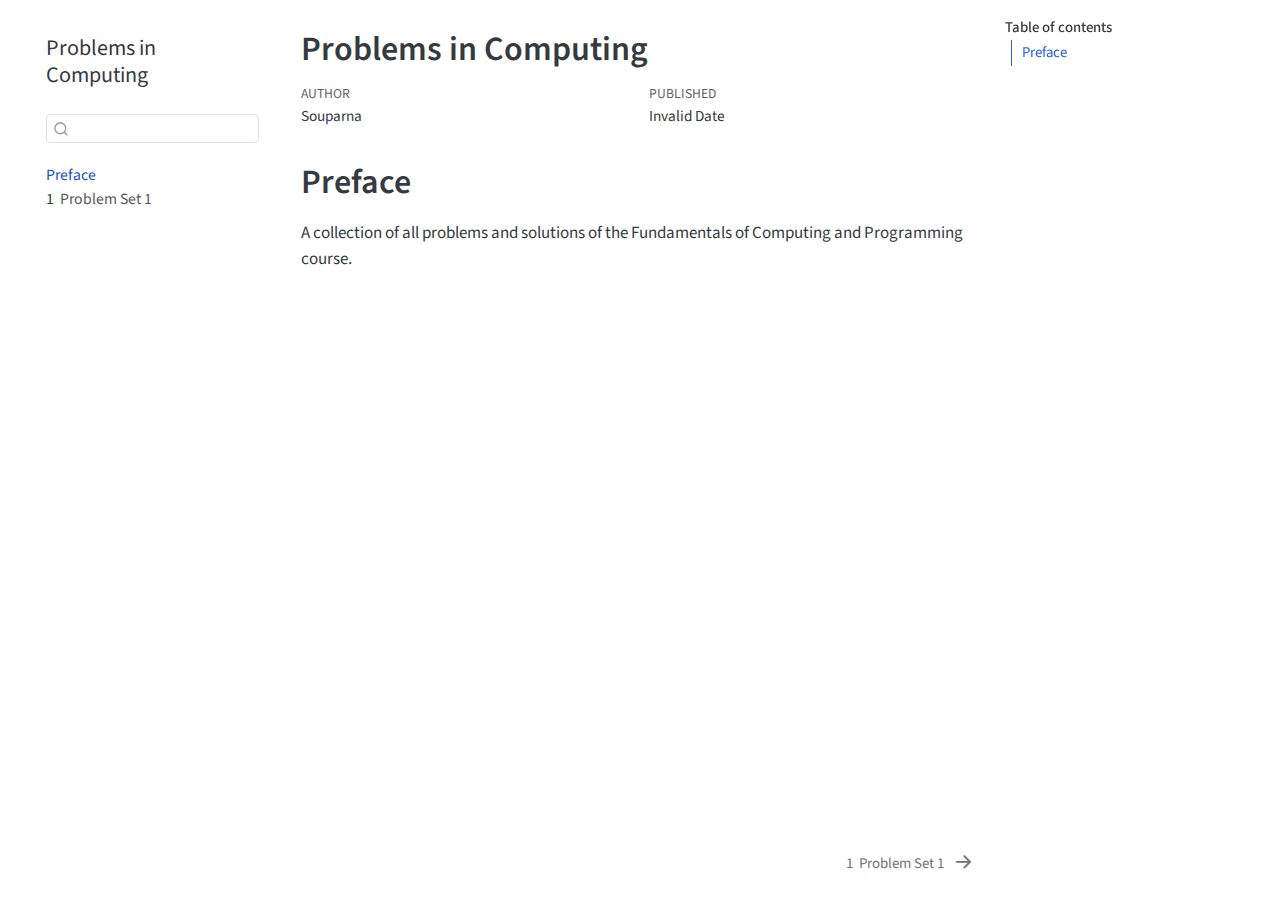
<file: index.html>
<!DOCTYPE html>
<html xmlns="http://www.w3.org/1999/xhtml" lang="en" xml:lang="en"><head>

<meta charset="utf-8">
<meta name="generator" content="quarto-1.5.57">

<meta name="viewport" content="width=device-width, initial-scale=1.0, user-scalable=yes">

<meta name="author" content="Souparna">

<title>Problems in Computing</title>
<style>
code{white-space: pre-wrap;}
span.smallcaps{font-variant: small-caps;}
div.columns{display: flex; gap: min(4vw, 1.5em);}
div.column{flex: auto; overflow-x: auto;}
div.hanging-indent{margin-left: 1.5em; text-indent: -1.5em;}
ul.task-list{list-style: none;}
ul.task-list li input[type="checkbox"] {
  width: 0.8em;
  margin: 0 0.8em 0.2em -1em; /* quarto-specific, see https://github.com/quarto-dev/quarto-cli/issues/4556 */ 
  vertical-align: middle;
}
</style>


<script src="site_libs/quarto-nav/quarto-nav.js"></script>
<script src="site_libs/quarto-nav/headroom.min.js"></script>
<script src="site_libs/clipboard/clipboard.min.js"></script>
<script src="site_libs/quarto-search/autocomplete.umd.js"></script>
<script src="site_libs/quarto-search/fuse.min.js"></script>
<script src="site_libs/quarto-search/quarto-search.js"></script>
<meta name="quarto:offset" content="./">
<link href="./ps1.html" rel="next">
<script src="site_libs/quarto-html/quarto.js"></script>
<script src="site_libs/quarto-html/popper.min.js"></script>
<script src="site_libs/quarto-html/tippy.umd.min.js"></script>
<script src="site_libs/quarto-html/anchor.min.js"></script>
<link href="site_libs/quarto-html/tippy.css" rel="stylesheet">
<link href="site_libs/quarto-html/quarto-syntax-highlighting.css" rel="stylesheet" id="quarto-text-highlighting-styles">
<script src="site_libs/bootstrap/bootstrap.min.js"></script>
<link href="site_libs/bootstrap/bootstrap-icons.css" rel="stylesheet">
<link href="site_libs/bootstrap/bootstrap.min.css" rel="stylesheet" id="quarto-bootstrap" data-mode="light">
<script id="quarto-search-options" type="application/json">{
  "location": "sidebar",
  "copy-button": false,
  "collapse-after": 3,
  "panel-placement": "start",
  "type": "textbox",
  "limit": 50,
  "keyboard-shortcut": [
    "f",
    "/",
    "s"
  ],
  "show-item-context": false,
  "language": {
    "search-no-results-text": "No results",
    "search-matching-documents-text": "matching documents",
    "search-copy-link-title": "Copy link to search",
    "search-hide-matches-text": "Hide additional matches",
    "search-more-match-text": "more match in this document",
    "search-more-matches-text": "more matches in this document",
    "search-clear-button-title": "Clear",
    "search-text-placeholder": "",
    "search-detached-cancel-button-title": "Cancel",
    "search-submit-button-title": "Submit",
    "search-label": "Search"
  }
}</script>


</head>

<body class="nav-sidebar floating">

<div id="quarto-search-results"></div>
  <header id="quarto-header" class="headroom fixed-top">
  <nav class="quarto-secondary-nav">
    <div class="container-fluid d-flex">
      <button type="button" class="quarto-btn-toggle btn" data-bs-toggle="collapse" role="button" data-bs-target=".quarto-sidebar-collapse-item" aria-controls="quarto-sidebar" aria-expanded="false" aria-label="Toggle sidebar navigation" onclick="if (window.quartoToggleHeadroom) { window.quartoToggleHeadroom(); }">
        <i class="bi bi-layout-text-sidebar-reverse"></i>
      </button>
        <nav class="quarto-page-breadcrumbs" aria-label="breadcrumb"><ol class="breadcrumb"><li class="breadcrumb-item"><a href="./index.html">Preface</a></li></ol></nav>
        <a class="flex-grow-1" role="navigation" data-bs-toggle="collapse" data-bs-target=".quarto-sidebar-collapse-item" aria-controls="quarto-sidebar" aria-expanded="false" aria-label="Toggle sidebar navigation" onclick="if (window.quartoToggleHeadroom) { window.quartoToggleHeadroom(); }">      
        </a>
      <button type="button" class="btn quarto-search-button" aria-label="Search" onclick="window.quartoOpenSearch();">
        <i class="bi bi-search"></i>
      </button>
    </div>
  </nav>
</header>
<!-- content -->
<div id="quarto-content" class="quarto-container page-columns page-rows-contents page-layout-article">
<!-- sidebar -->
  <nav id="quarto-sidebar" class="sidebar collapse collapse-horizontal quarto-sidebar-collapse-item sidebar-navigation floating overflow-auto">
    <div class="pt-lg-2 mt-2 text-left sidebar-header">
    <div class="sidebar-title mb-0 py-0">
      <a href="./">Problems in Computing</a> 
    </div>
      </div>
        <div class="mt-2 flex-shrink-0 align-items-center">
        <div class="sidebar-search">
        <div id="quarto-search" class="" title="Search"></div>
        </div>
        </div>
    <div class="sidebar-menu-container"> 
    <ul class="list-unstyled mt-1">
        <li class="sidebar-item">
  <div class="sidebar-item-container"> 
  <a href="./index.html" class="sidebar-item-text sidebar-link active">
 <span class="menu-text">Preface</span></a>
  </div>
</li>
        <li class="sidebar-item">
  <div class="sidebar-item-container"> 
  <a href="./ps1.html" class="sidebar-item-text sidebar-link">
 <span class="menu-text"><span class="chapter-number">1</span>&nbsp; <span class="chapter-title">Problem Set 1</span></span></a>
  </div>
</li>
    </ul>
    </div>
</nav>
<div id="quarto-sidebar-glass" class="quarto-sidebar-collapse-item" data-bs-toggle="collapse" data-bs-target=".quarto-sidebar-collapse-item"></div>
<!-- margin-sidebar -->
    <div id="quarto-margin-sidebar" class="sidebar margin-sidebar">
        <nav id="TOC" role="doc-toc" class="toc-active">
    <h2 id="toc-title">Table of contents</h2>
   
  <ul>
  <li><a href="#preface" id="toc-preface" class="nav-link active" data-scroll-target="#preface">Preface</a></li>
  </ul>
</nav>
    </div>
<!-- main -->
<main class="content" id="quarto-document-content">

<header id="title-block-header" class="quarto-title-block default">
<div class="quarto-title">
<h1 class="title">Problems in Computing</h1>
</div>



<div class="quarto-title-meta">

    <div>
    <div class="quarto-title-meta-heading">Author</div>
    <div class="quarto-title-meta-contents">
             <p>Souparna </p>
          </div>
  </div>
    
    <div>
    <div class="quarto-title-meta-heading">Published</div>
    <div class="quarto-title-meta-contents">
      <p class="date">Invalid Date</p>
    </div>
  </div>
  
    
  </div>
  


</header>


<section id="preface" class="level1 unnumbered">
<h1 class="unnumbered">Preface</h1>
<p>A collection of all problems and solutions of the Fundamentals of Computing and Programming course.</p>


</section>

</main> <!-- /main -->
<script id="quarto-html-after-body" type="application/javascript">
window.document.addEventListener("DOMContentLoaded", function (event) {
  const toggleBodyColorMode = (bsSheetEl) => {
    const mode = bsSheetEl.getAttribute("data-mode");
    const bodyEl = window.document.querySelector("body");
    if (mode === "dark") {
      bodyEl.classList.add("quarto-dark");
      bodyEl.classList.remove("quarto-light");
    } else {
      bodyEl.classList.add("quarto-light");
      bodyEl.classList.remove("quarto-dark");
    }
  }
  const toggleBodyColorPrimary = () => {
    const bsSheetEl = window.document.querySelector("link#quarto-bootstrap");
    if (bsSheetEl) {
      toggleBodyColorMode(bsSheetEl);
    }
  }
  toggleBodyColorPrimary();  
  const icon = "";
  const anchorJS = new window.AnchorJS();
  anchorJS.options = {
    placement: 'right',
    icon: icon
  };
  anchorJS.add('.anchored');
  const isCodeAnnotation = (el) => {
    for (const clz of el.classList) {
      if (clz.startsWith('code-annotation-')) {                     
        return true;
      }
    }
    return false;
  }
  const onCopySuccess = function(e) {
    // button target
    const button = e.trigger;
    // don't keep focus
    button.blur();
    // flash "checked"
    button.classList.add('code-copy-button-checked');
    var currentTitle = button.getAttribute("title");
    button.setAttribute("title", "Copied!");
    let tooltip;
    if (window.bootstrap) {
      button.setAttribute("data-bs-toggle", "tooltip");
      button.setAttribute("data-bs-placement", "left");
      button.setAttribute("data-bs-title", "Copied!");
      tooltip = new bootstrap.Tooltip(button, 
        { trigger: "manual", 
          customClass: "code-copy-button-tooltip",
          offset: [0, -8]});
      tooltip.show();    
    }
    setTimeout(function() {
      if (tooltip) {
        tooltip.hide();
        button.removeAttribute("data-bs-title");
        button.removeAttribute("data-bs-toggle");
        button.removeAttribute("data-bs-placement");
      }
      button.setAttribute("title", currentTitle);
      button.classList.remove('code-copy-button-checked');
    }, 1000);
    // clear code selection
    e.clearSelection();
  }
  const getTextToCopy = function(trigger) {
      const codeEl = trigger.previousElementSibling.cloneNode(true);
      for (const childEl of codeEl.children) {
        if (isCodeAnnotation(childEl)) {
          childEl.remove();
        }
      }
      return codeEl.innerText;
  }
  const clipboard = new window.ClipboardJS('.code-copy-button:not([data-in-quarto-modal])', {
    text: getTextToCopy
  });
  clipboard.on('success', onCopySuccess);
  if (window.document.getElementById('quarto-embedded-source-code-modal')) {
    // For code content inside modals, clipBoardJS needs to be initialized with a container option
    // TODO: Check when it could be a function (https://github.com/zenorocha/clipboard.js/issues/860)
    const clipboardModal = new window.ClipboardJS('.code-copy-button[data-in-quarto-modal]', {
      text: getTextToCopy,
      container: window.document.getElementById('quarto-embedded-source-code-modal')
    });
    clipboardModal.on('success', onCopySuccess);
  }
    var localhostRegex = new RegExp(/^(?:http|https):\/\/localhost\:?[0-9]*\//);
    var mailtoRegex = new RegExp(/^mailto:/);
      var filterRegex = new RegExp('/' + window.location.host + '/');
    var isInternal = (href) => {
        return filterRegex.test(href) || localhostRegex.test(href) || mailtoRegex.test(href);
    }
    // Inspect non-navigation links and adorn them if external
 	var links = window.document.querySelectorAll('a[href]:not(.nav-link):not(.navbar-brand):not(.toc-action):not(.sidebar-link):not(.sidebar-item-toggle):not(.pagination-link):not(.no-external):not([aria-hidden]):not(.dropdown-item):not(.quarto-navigation-tool):not(.about-link)');
    for (var i=0; i<links.length; i++) {
      const link = links[i];
      if (!isInternal(link.href)) {
        // undo the damage that might have been done by quarto-nav.js in the case of
        // links that we want to consider external
        if (link.dataset.originalHref !== undefined) {
          link.href = link.dataset.originalHref;
        }
      }
    }
  function tippyHover(el, contentFn, onTriggerFn, onUntriggerFn) {
    const config = {
      allowHTML: true,
      maxWidth: 500,
      delay: 100,
      arrow: false,
      appendTo: function(el) {
          return el.parentElement;
      },
      interactive: true,
      interactiveBorder: 10,
      theme: 'quarto',
      placement: 'bottom-start',
    };
    if (contentFn) {
      config.content = contentFn;
    }
    if (onTriggerFn) {
      config.onTrigger = onTriggerFn;
    }
    if (onUntriggerFn) {
      config.onUntrigger = onUntriggerFn;
    }
    window.tippy(el, config); 
  }
  const noterefs = window.document.querySelectorAll('a[role="doc-noteref"]');
  for (var i=0; i<noterefs.length; i++) {
    const ref = noterefs[i];
    tippyHover(ref, function() {
      // use id or data attribute instead here
      let href = ref.getAttribute('data-footnote-href') || ref.getAttribute('href');
      try { href = new URL(href).hash; } catch {}
      const id = href.replace(/^#\/?/, "");
      const note = window.document.getElementById(id);
      if (note) {
        return note.innerHTML;
      } else {
        return "";
      }
    });
  }
  const xrefs = window.document.querySelectorAll('a.quarto-xref');
  const processXRef = (id, note) => {
    // Strip column container classes
    const stripColumnClz = (el) => {
      el.classList.remove("page-full", "page-columns");
      if (el.children) {
        for (const child of el.children) {
          stripColumnClz(child);
        }
      }
    }
    stripColumnClz(note)
    if (id === null || id.startsWith('sec-')) {
      // Special case sections, only their first couple elements
      const container = document.createElement("div");
      if (note.children && note.children.length > 2) {
        container.appendChild(note.children[0].cloneNode(true));
        for (let i = 1; i < note.children.length; i++) {
          const child = note.children[i];
          if (child.tagName === "P" && child.innerText === "") {
            continue;
          } else {
            container.appendChild(child.cloneNode(true));
            break;
          }
        }
        if (window.Quarto?.typesetMath) {
          window.Quarto.typesetMath(container);
        }
        return container.innerHTML
      } else {
        if (window.Quarto?.typesetMath) {
          window.Quarto.typesetMath(note);
        }
        return note.innerHTML;
      }
    } else {
      // Remove any anchor links if they are present
      const anchorLink = note.querySelector('a.anchorjs-link');
      if (anchorLink) {
        anchorLink.remove();
      }
      if (window.Quarto?.typesetMath) {
        window.Quarto.typesetMath(note);
      }
      // TODO in 1.5, we should make sure this works without a callout special case
      if (note.classList.contains("callout")) {
        return note.outerHTML;
      } else {
        return note.innerHTML;
      }
    }
  }
  for (var i=0; i<xrefs.length; i++) {
    const xref = xrefs[i];
    tippyHover(xref, undefined, function(instance) {
      instance.disable();
      let url = xref.getAttribute('href');
      let hash = undefined; 
      if (url.startsWith('#')) {
        hash = url;
      } else {
        try { hash = new URL(url).hash; } catch {}
      }
      if (hash) {
        const id = hash.replace(/^#\/?/, "");
        const note = window.document.getElementById(id);
        if (note !== null) {
          try {
            const html = processXRef(id, note.cloneNode(true));
            instance.setContent(html);
          } finally {
            instance.enable();
            instance.show();
          }
        } else {
          // See if we can fetch this
          fetch(url.split('#')[0])
          .then(res => res.text())
          .then(html => {
            const parser = new DOMParser();
            const htmlDoc = parser.parseFromString(html, "text/html");
            const note = htmlDoc.getElementById(id);
            if (note !== null) {
              const html = processXRef(id, note);
              instance.setContent(html);
            } 
          }).finally(() => {
            instance.enable();
            instance.show();
          });
        }
      } else {
        // See if we can fetch a full url (with no hash to target)
        // This is a special case and we should probably do some content thinning / targeting
        fetch(url)
        .then(res => res.text())
        .then(html => {
          const parser = new DOMParser();
          const htmlDoc = parser.parseFromString(html, "text/html");
          const note = htmlDoc.querySelector('main.content');
          if (note !== null) {
            // This should only happen for chapter cross references
            // (since there is no id in the URL)
            // remove the first header
            if (note.children.length > 0 && note.children[0].tagName === "HEADER") {
              note.children[0].remove();
            }
            const html = processXRef(null, note);
            instance.setContent(html);
          } 
        }).finally(() => {
          instance.enable();
          instance.show();
        });
      }
    }, function(instance) {
    });
  }
      let selectedAnnoteEl;
      const selectorForAnnotation = ( cell, annotation) => {
        let cellAttr = 'data-code-cell="' + cell + '"';
        let lineAttr = 'data-code-annotation="' +  annotation + '"';
        const selector = 'span[' + cellAttr + '][' + lineAttr + ']';
        return selector;
      }
      const selectCodeLines = (annoteEl) => {
        const doc = window.document;
        const targetCell = annoteEl.getAttribute("data-target-cell");
        const targetAnnotation = annoteEl.getAttribute("data-target-annotation");
        const annoteSpan = window.document.querySelector(selectorForAnnotation(targetCell, targetAnnotation));
        const lines = annoteSpan.getAttribute("data-code-lines").split(",");
        const lineIds = lines.map((line) => {
          return targetCell + "-" + line;
        })
        let top = null;
        let height = null;
        let parent = null;
        if (lineIds.length > 0) {
            //compute the position of the single el (top and bottom and make a div)
            const el = window.document.getElementById(lineIds[0]);
            top = el.offsetTop;
            height = el.offsetHeight;
            parent = el.parentElement.parentElement;
          if (lineIds.length > 1) {
            const lastEl = window.document.getElementById(lineIds[lineIds.length - 1]);
            const bottom = lastEl.offsetTop + lastEl.offsetHeight;
            height = bottom - top;
          }
          if (top !== null && height !== null && parent !== null) {
            // cook up a div (if necessary) and position it 
            let div = window.document.getElementById("code-annotation-line-highlight");
            if (div === null) {
              div = window.document.createElement("div");
              div.setAttribute("id", "code-annotation-line-highlight");
              div.style.position = 'absolute';
              parent.appendChild(div);
            }
            div.style.top = top - 2 + "px";
            div.style.height = height + 4 + "px";
            div.style.left = 0;
            let gutterDiv = window.document.getElementById("code-annotation-line-highlight-gutter");
            if (gutterDiv === null) {
              gutterDiv = window.document.createElement("div");
              gutterDiv.setAttribute("id", "code-annotation-line-highlight-gutter");
              gutterDiv.style.position = 'absolute';
              const codeCell = window.document.getElementById(targetCell);
              const gutter = codeCell.querySelector('.code-annotation-gutter');
              gutter.appendChild(gutterDiv);
            }
            gutterDiv.style.top = top - 2 + "px";
            gutterDiv.style.height = height + 4 + "px";
          }
          selectedAnnoteEl = annoteEl;
        }
      };
      const unselectCodeLines = () => {
        const elementsIds = ["code-annotation-line-highlight", "code-annotation-line-highlight-gutter"];
        elementsIds.forEach((elId) => {
          const div = window.document.getElementById(elId);
          if (div) {
            div.remove();
          }
        });
        selectedAnnoteEl = undefined;
      };
        // Handle positioning of the toggle
    window.addEventListener(
      "resize",
      throttle(() => {
        elRect = undefined;
        if (selectedAnnoteEl) {
          selectCodeLines(selectedAnnoteEl);
        }
      }, 10)
    );
    function throttle(fn, ms) {
    let throttle = false;
    let timer;
      return (...args) => {
        if(!throttle) { // first call gets through
            fn.apply(this, args);
            throttle = true;
        } else { // all the others get throttled
            if(timer) clearTimeout(timer); // cancel #2
            timer = setTimeout(() => {
              fn.apply(this, args);
              timer = throttle = false;
            }, ms);
        }
      };
    }
      // Attach click handler to the DT
      const annoteDls = window.document.querySelectorAll('dt[data-target-cell]');
      for (const annoteDlNode of annoteDls) {
        annoteDlNode.addEventListener('click', (event) => {
          const clickedEl = event.target;
          if (clickedEl !== selectedAnnoteEl) {
            unselectCodeLines();
            const activeEl = window.document.querySelector('dt[data-target-cell].code-annotation-active');
            if (activeEl) {
              activeEl.classList.remove('code-annotation-active');
            }
            selectCodeLines(clickedEl);
            clickedEl.classList.add('code-annotation-active');
          } else {
            // Unselect the line
            unselectCodeLines();
            clickedEl.classList.remove('code-annotation-active');
          }
        });
      }
  const findCites = (el) => {
    const parentEl = el.parentElement;
    if (parentEl) {
      const cites = parentEl.dataset.cites;
      if (cites) {
        return {
          el,
          cites: cites.split(' ')
        };
      } else {
        return findCites(el.parentElement)
      }
    } else {
      return undefined;
    }
  };
  var bibliorefs = window.document.querySelectorAll('a[role="doc-biblioref"]');
  for (var i=0; i<bibliorefs.length; i++) {
    const ref = bibliorefs[i];
    const citeInfo = findCites(ref);
    if (citeInfo) {
      tippyHover(citeInfo.el, function() {
        var popup = window.document.createElement('div');
        citeInfo.cites.forEach(function(cite) {
          var citeDiv = window.document.createElement('div');
          citeDiv.classList.add('hanging-indent');
          citeDiv.classList.add('csl-entry');
          var biblioDiv = window.document.getElementById('ref-' + cite);
          if (biblioDiv) {
            citeDiv.innerHTML = biblioDiv.innerHTML;
          }
          popup.appendChild(citeDiv);
        });
        return popup.innerHTML;
      });
    }
  }
});
</script>
<nav class="page-navigation">
  <div class="nav-page nav-page-previous">
  </div>
  <div class="nav-page nav-page-next">
      <a href="./ps1.html" class="pagination-link" aria-label="Problem Set 1">
        <span class="nav-page-text"><span class="chapter-number">1</span>&nbsp; <span class="chapter-title">Problem Set 1</span></span> <i class="bi bi-arrow-right-short"></i>
      </a>
  </div>
</nav>
</div> <!-- /content -->




</body></html>
</file>
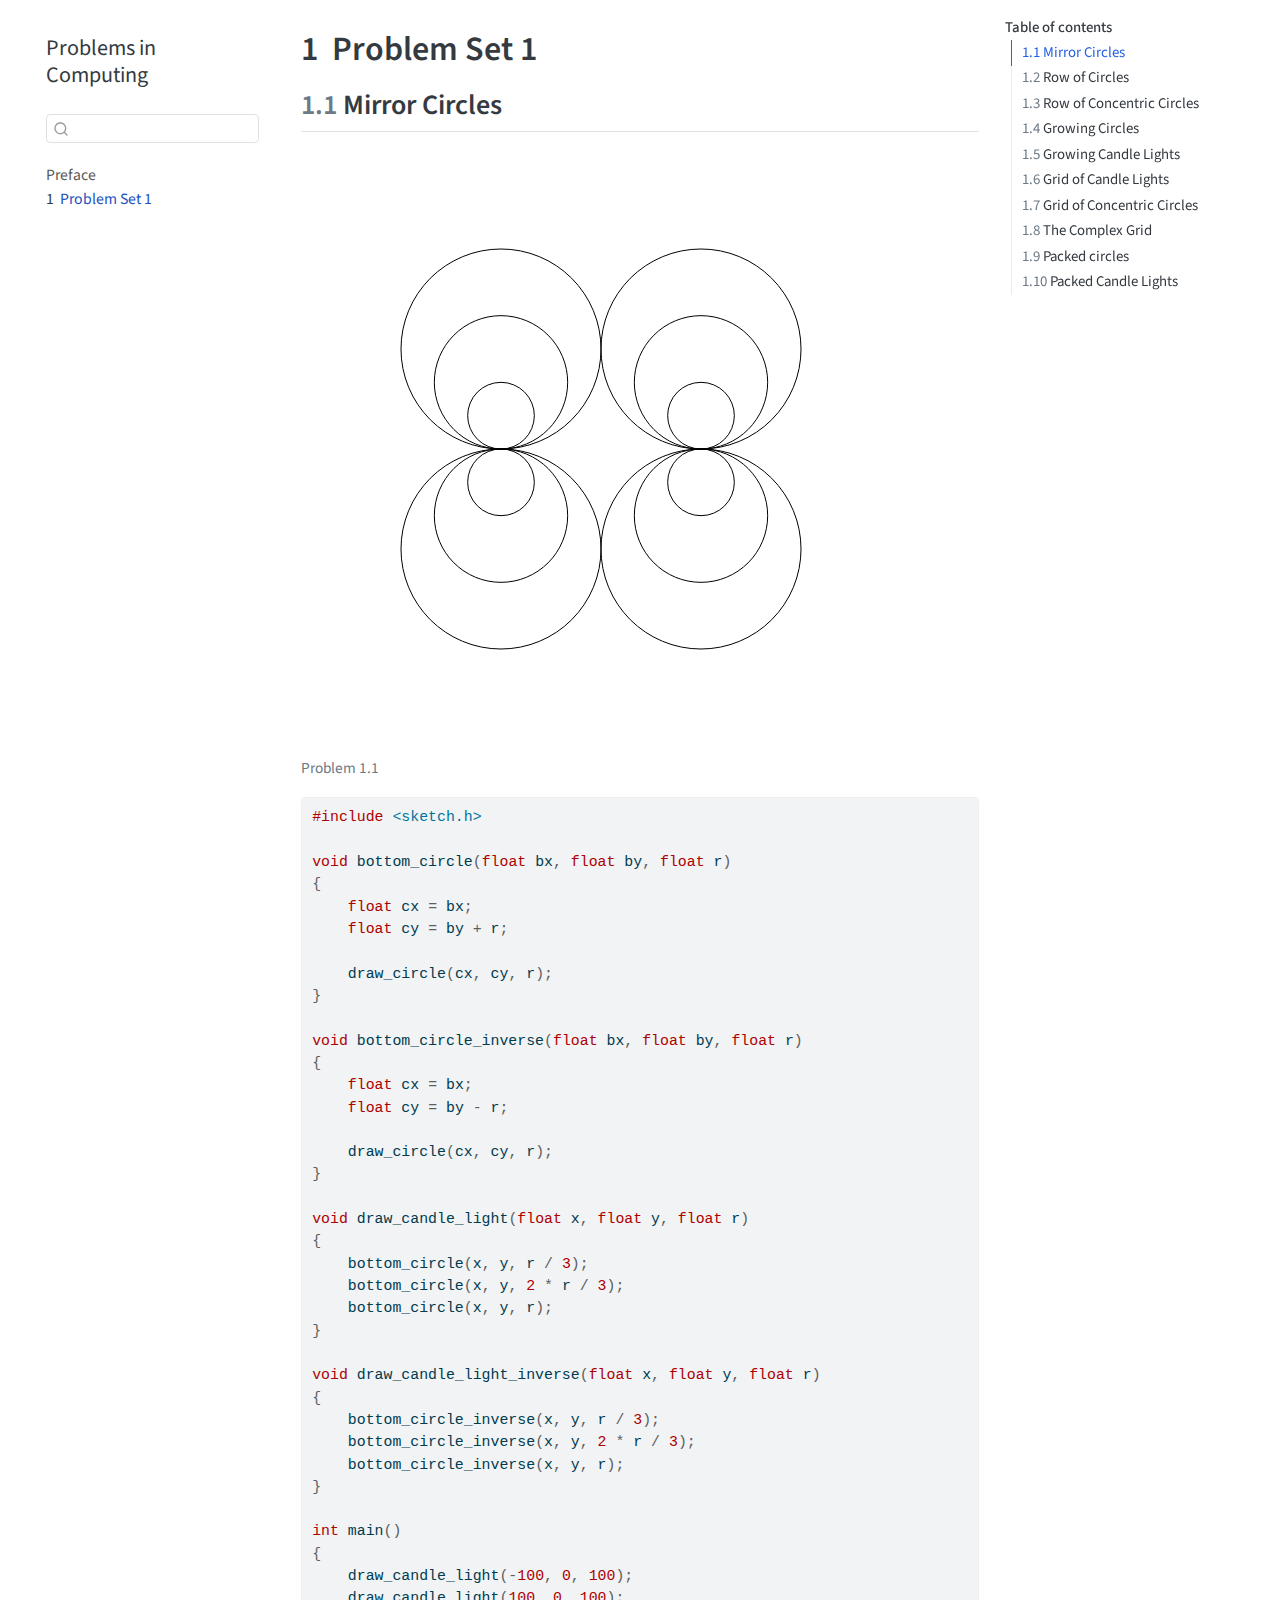
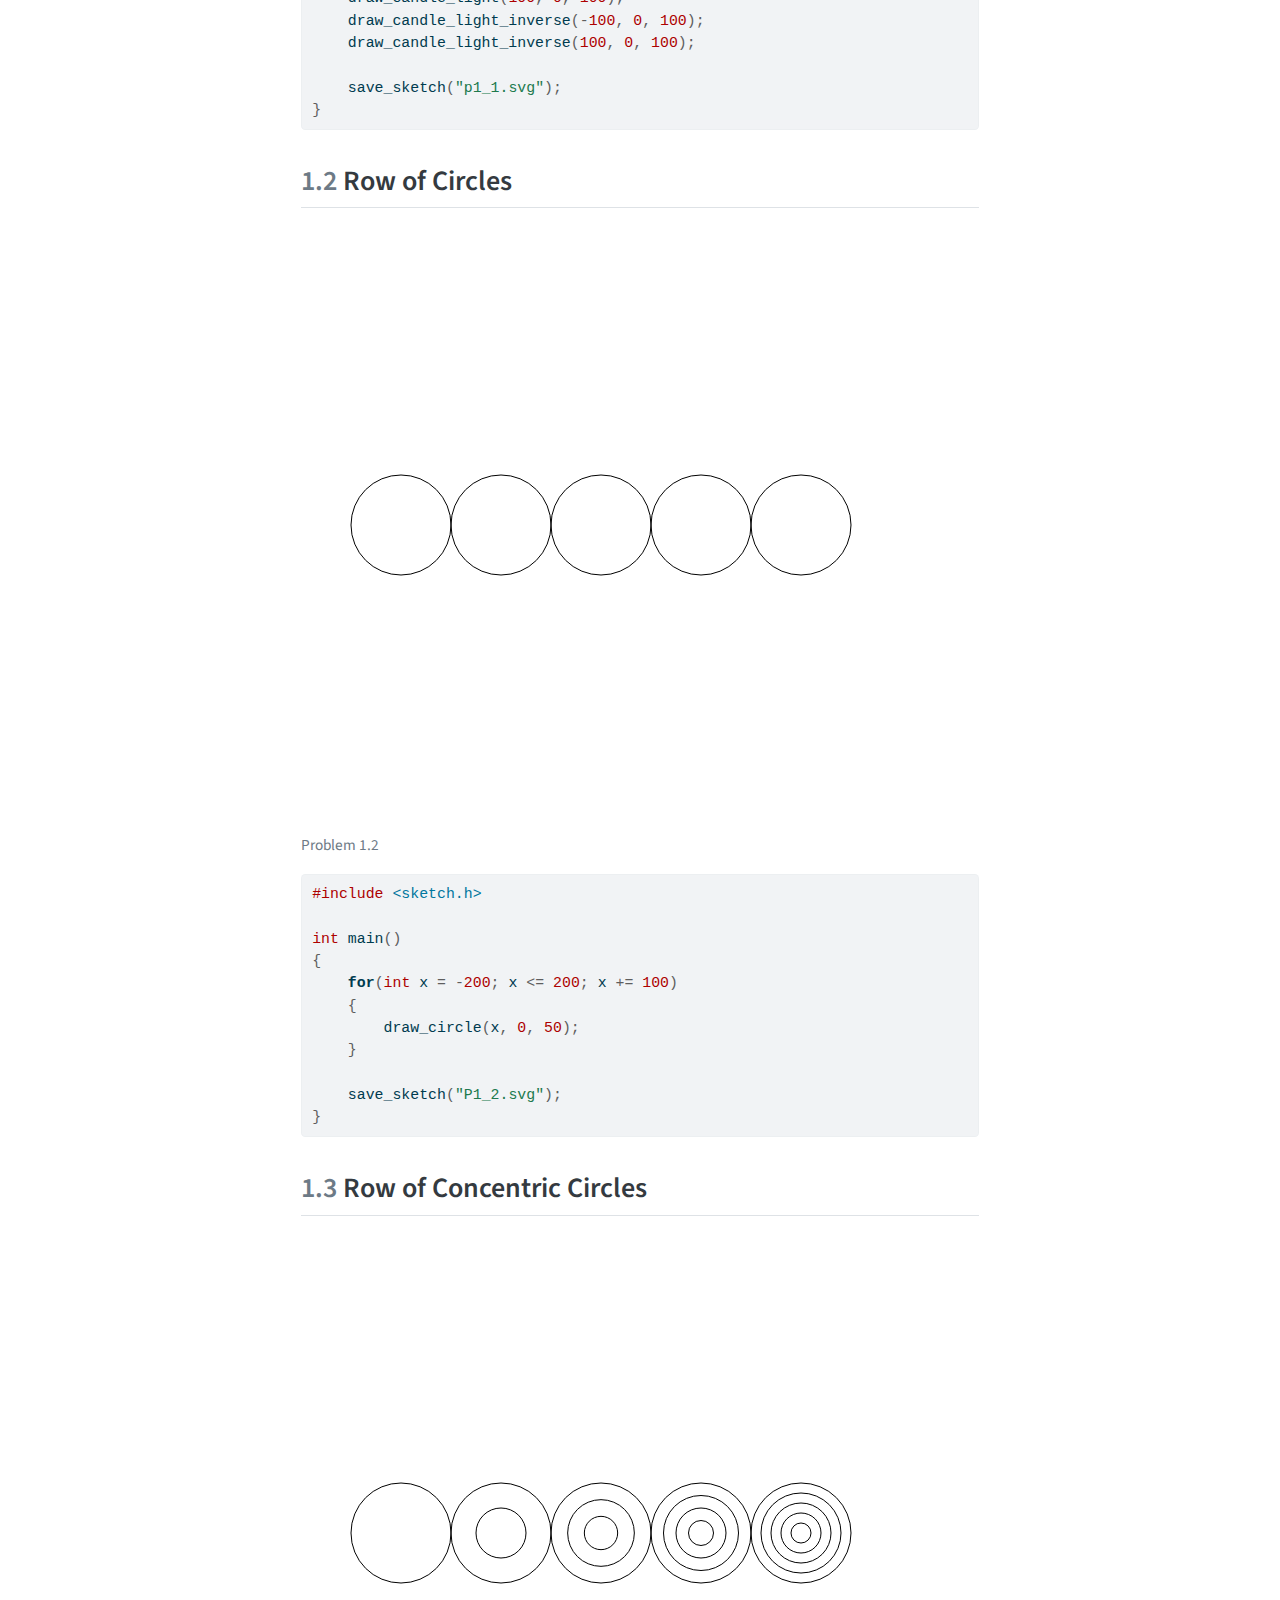
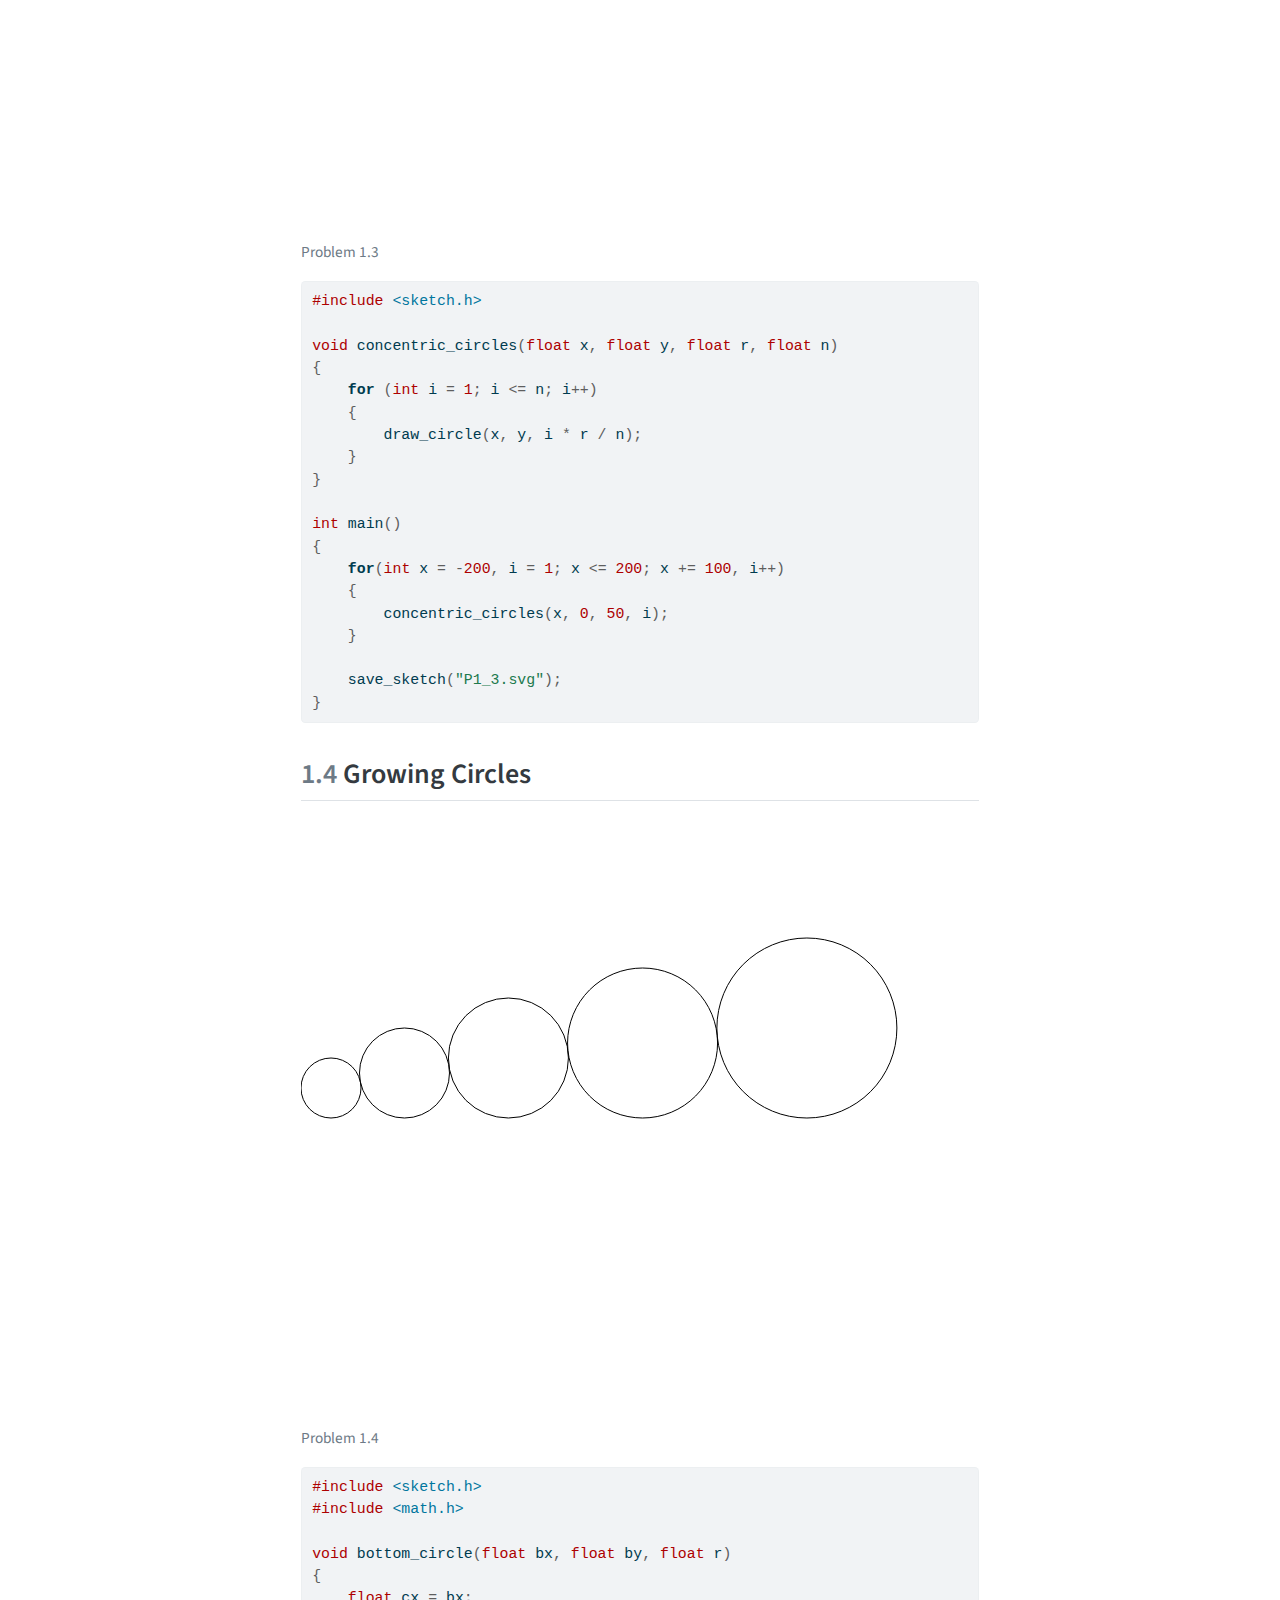
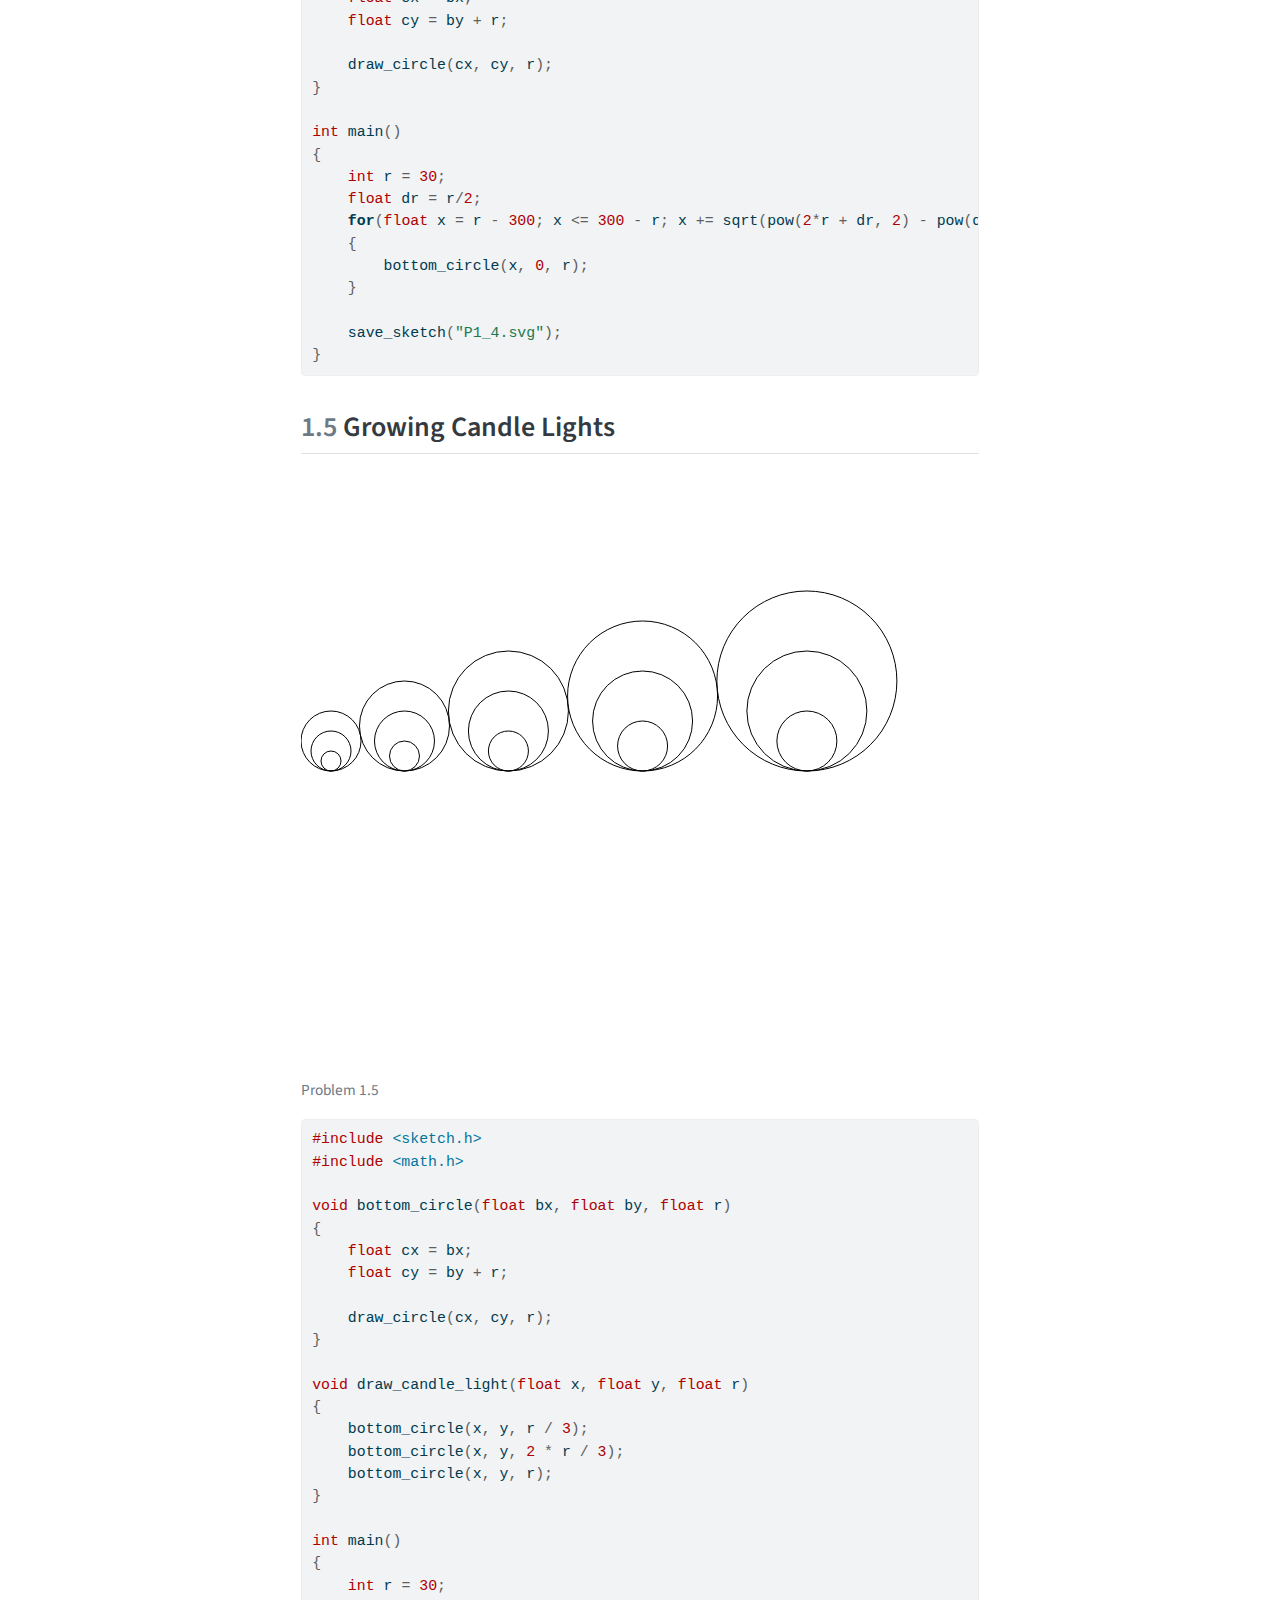
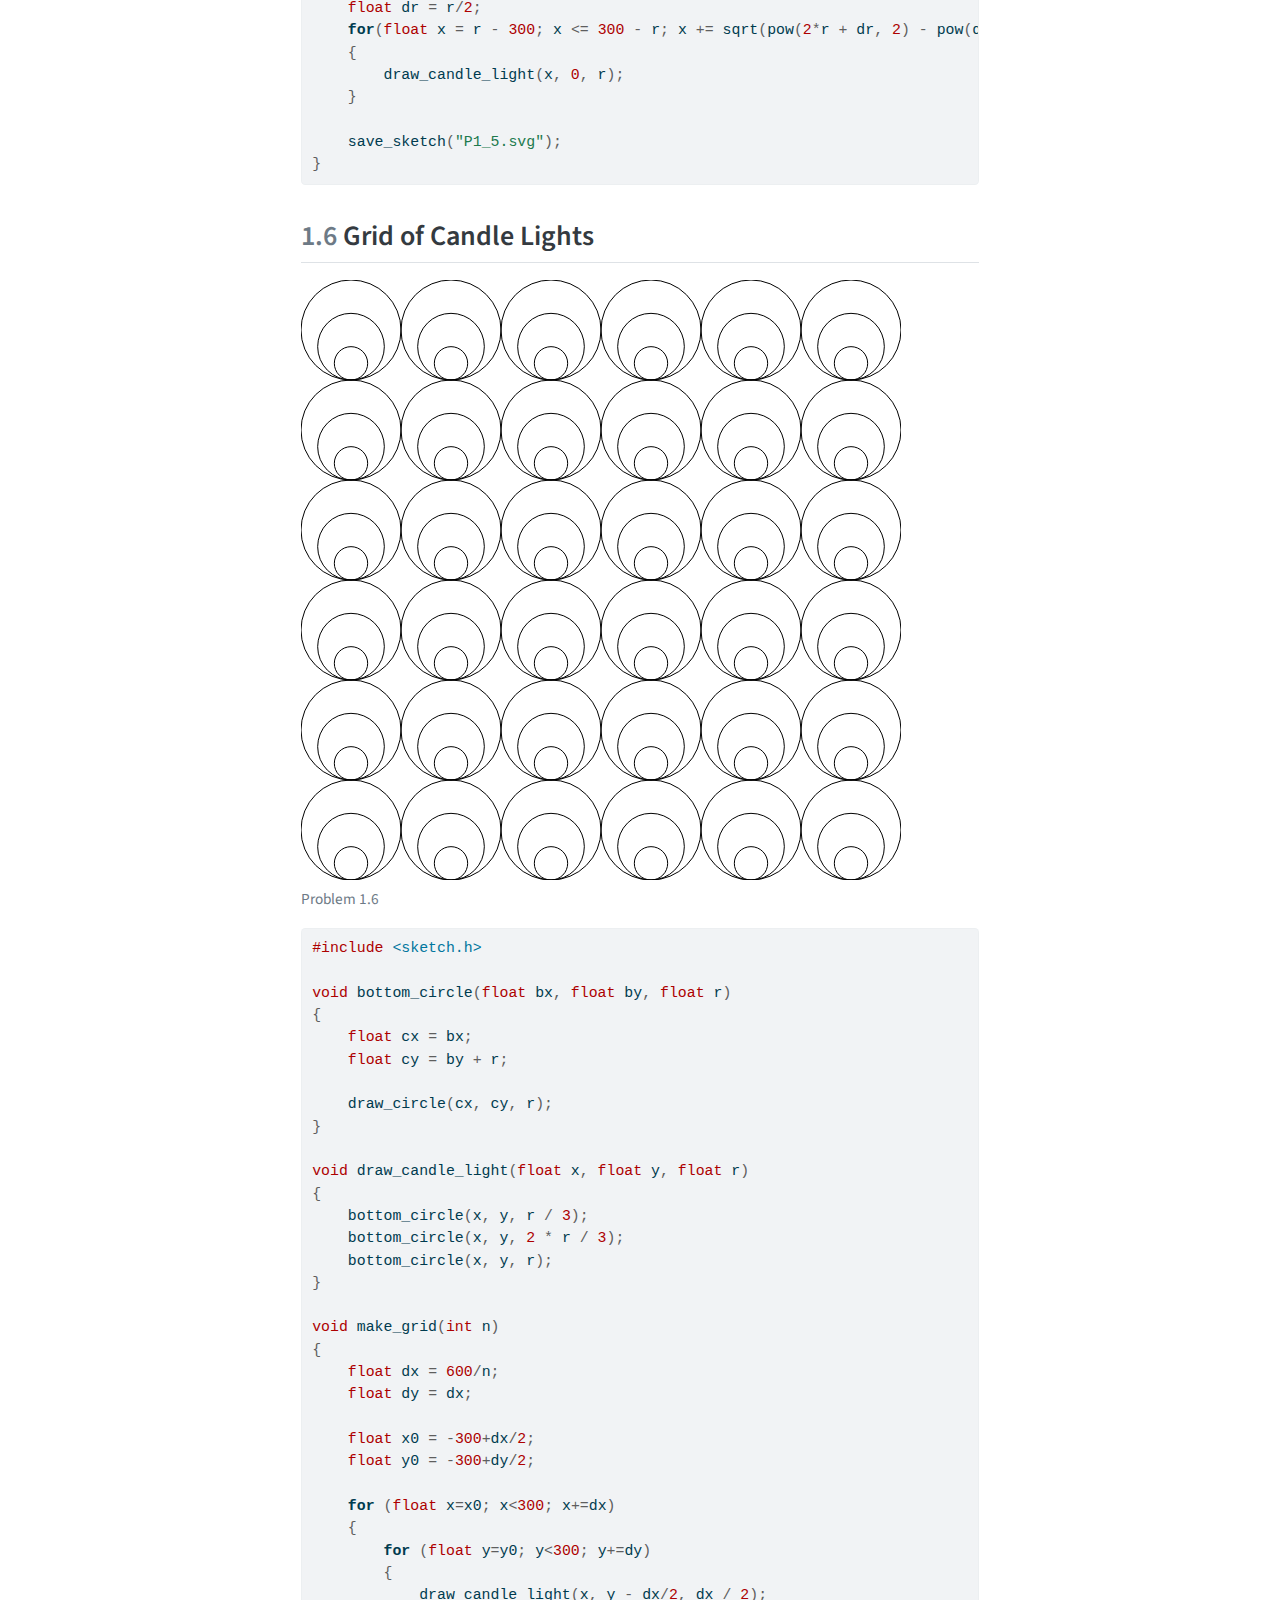
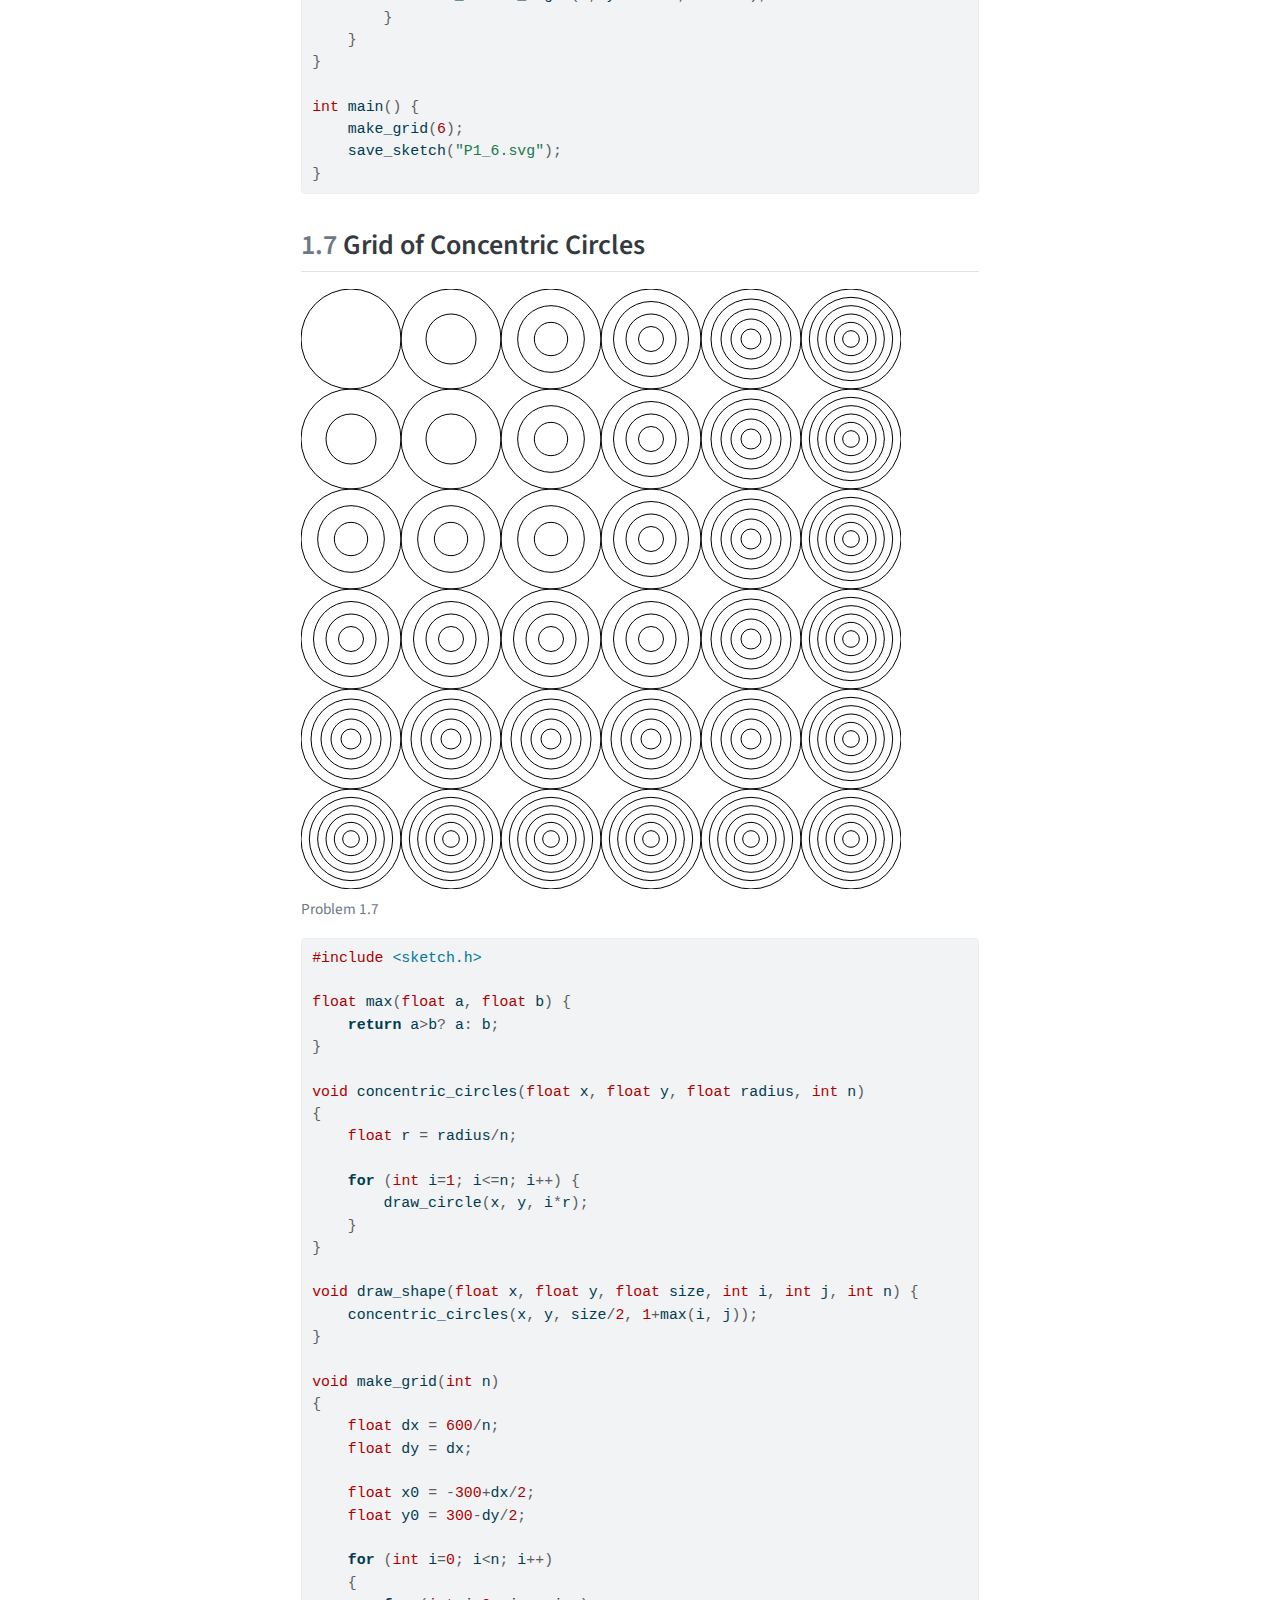
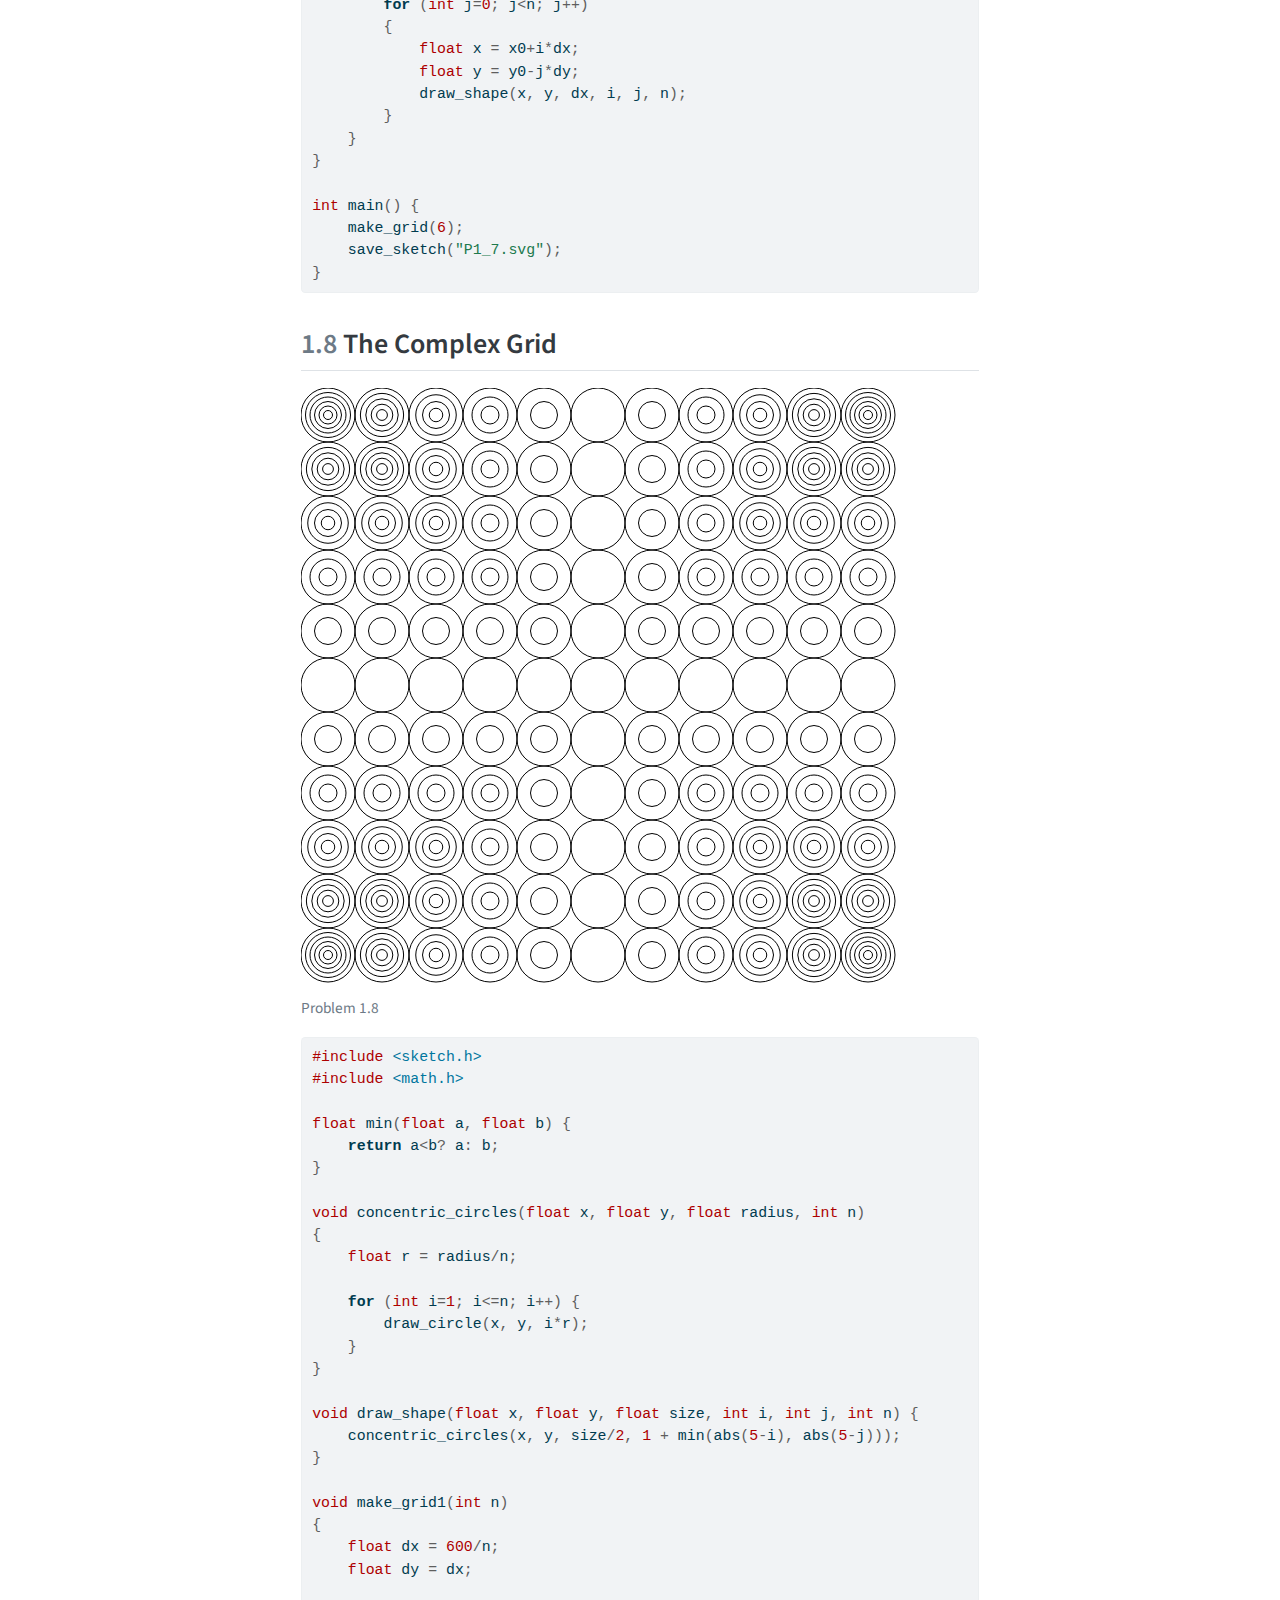
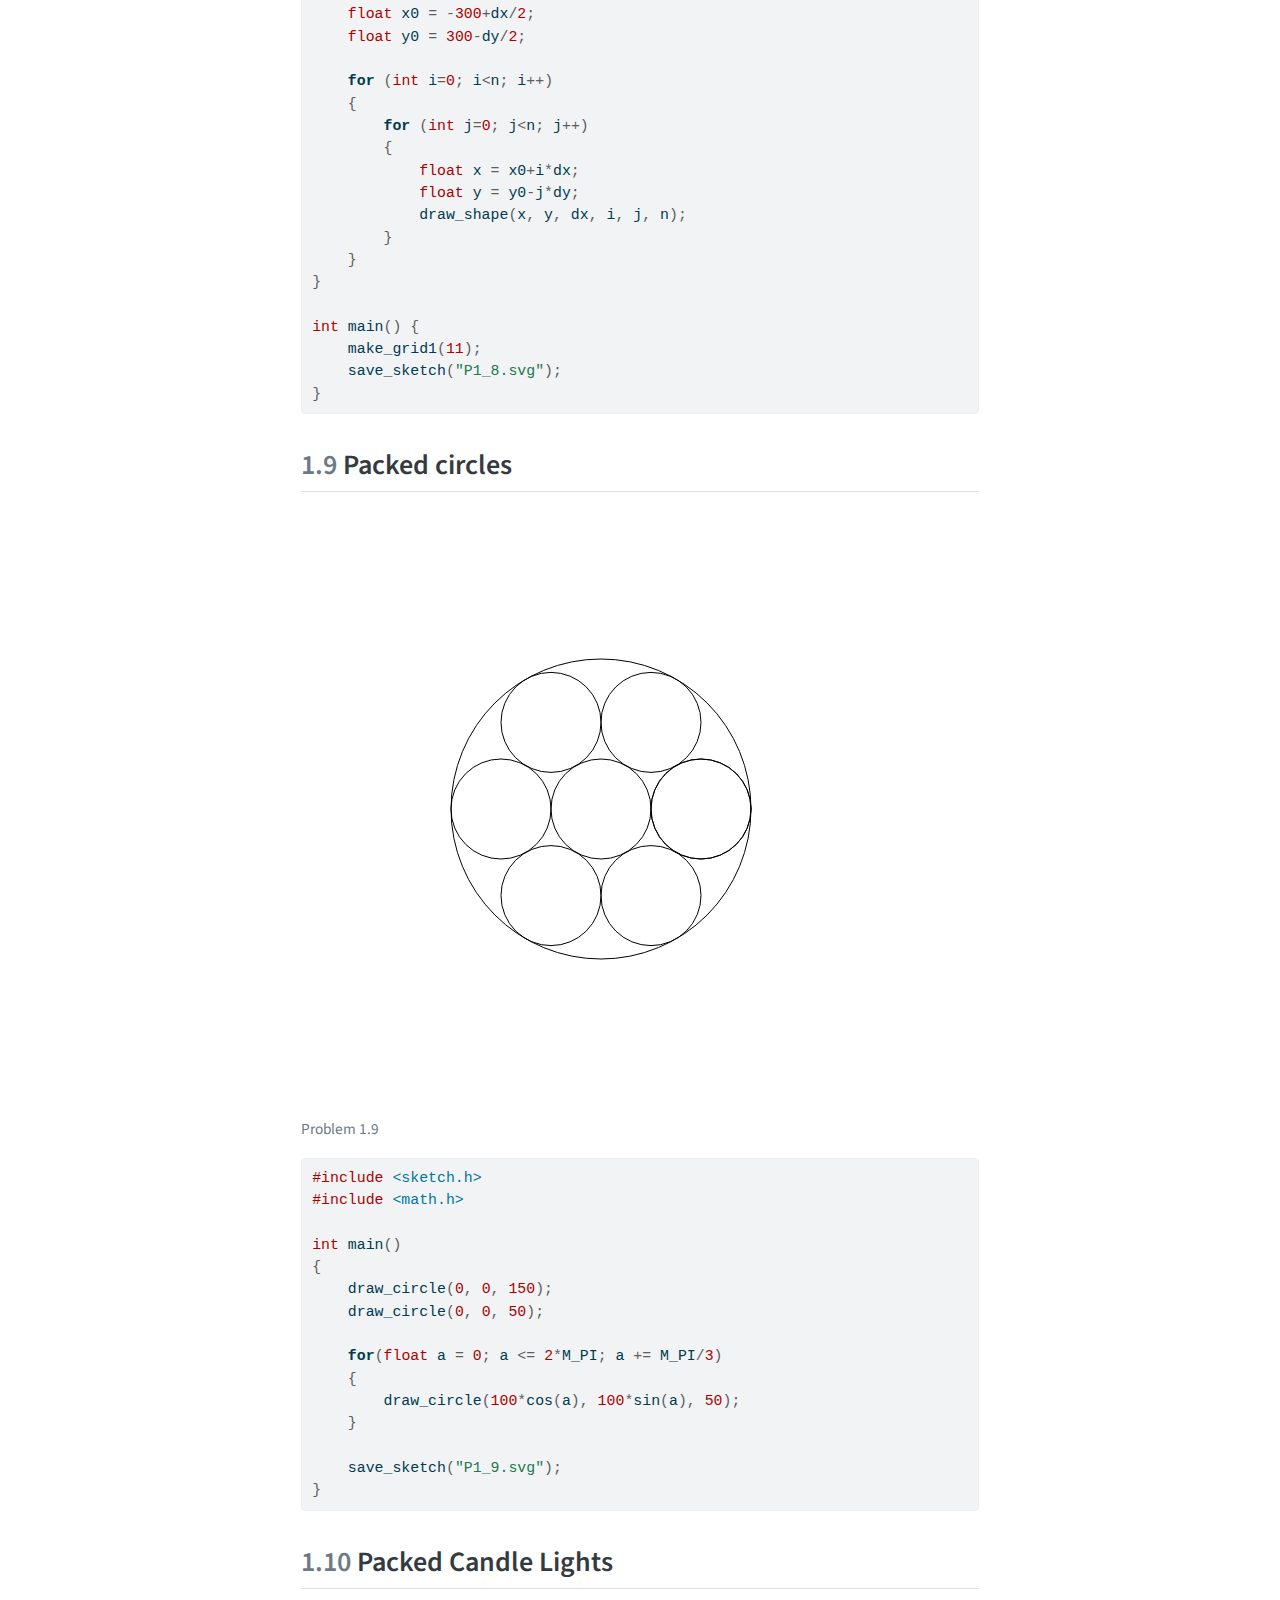
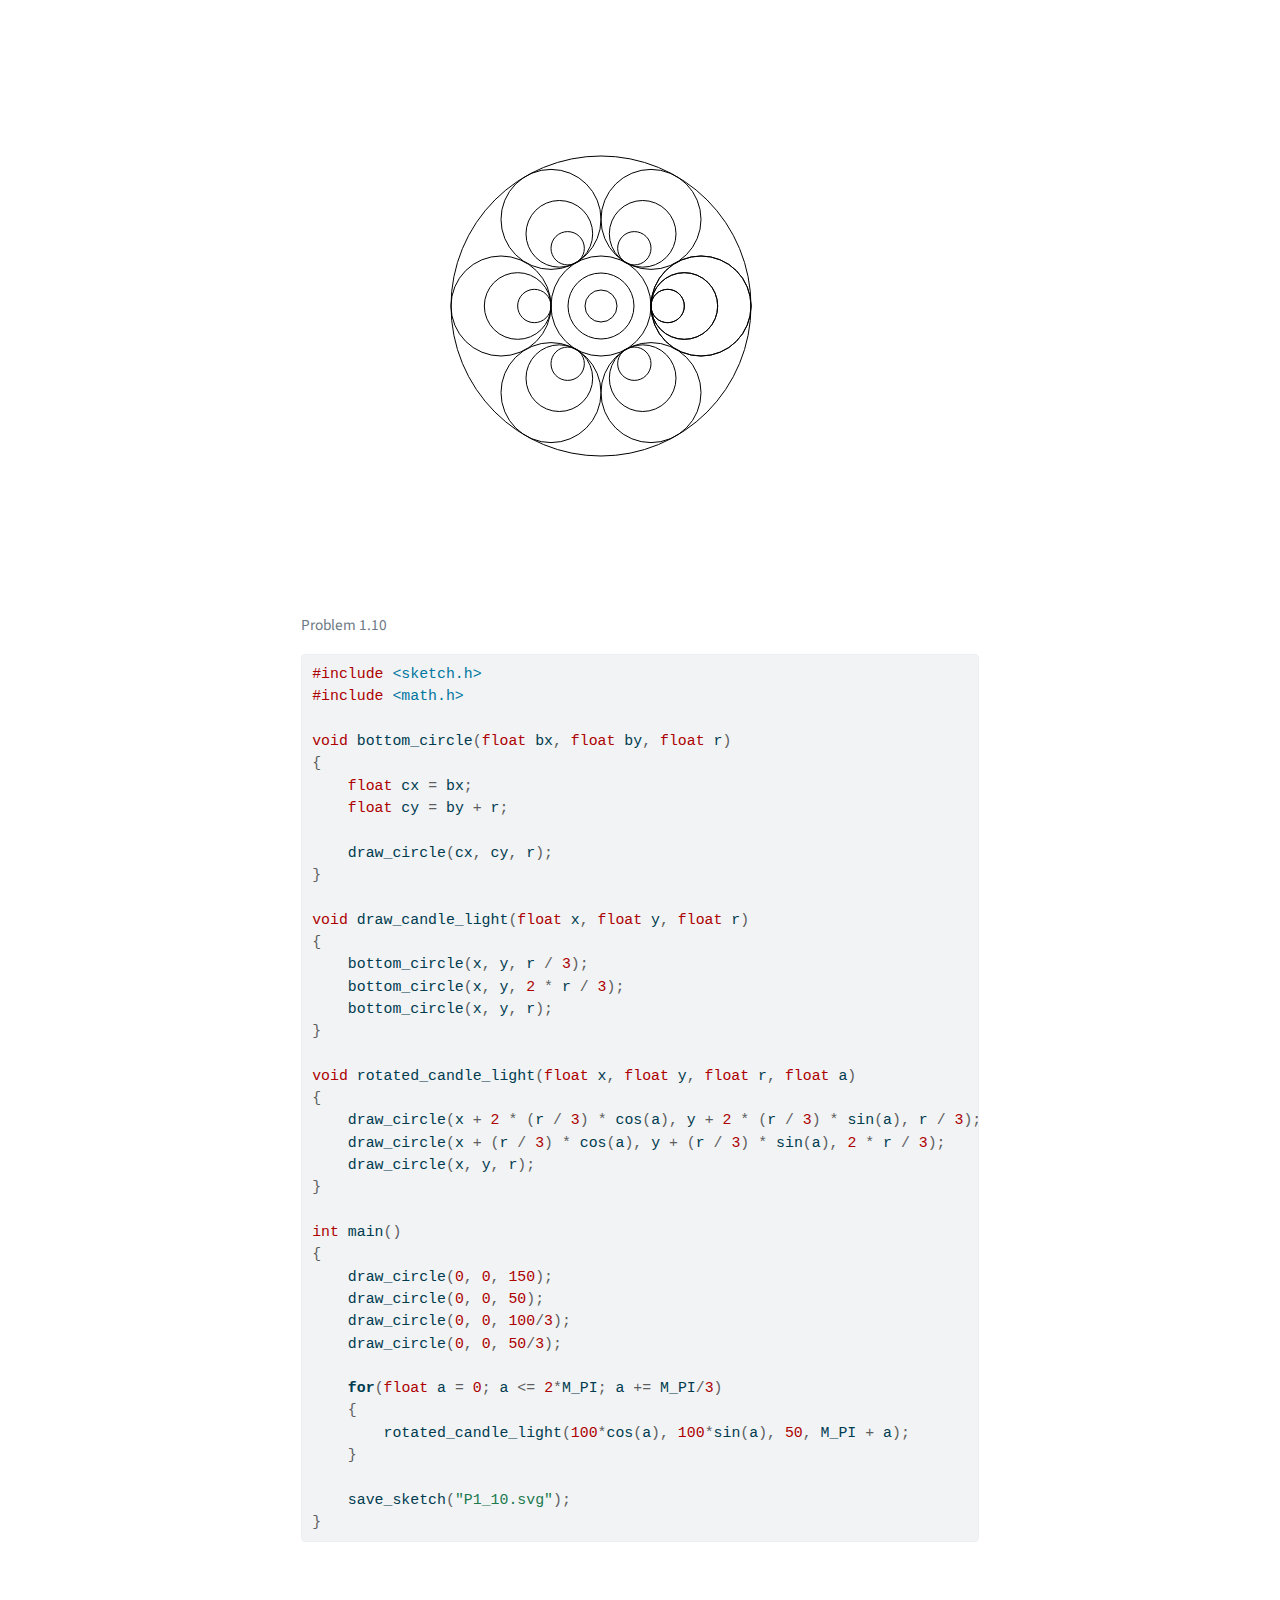
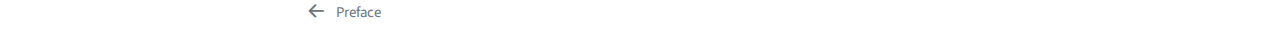
<file: ps1.html>
<!DOCTYPE html>
<html xmlns="http://www.w3.org/1999/xhtml" lang="en" xml:lang="en"><head>

<meta charset="utf-8">
<meta name="generator" content="quarto-1.5.57">

<meta name="viewport" content="width=device-width, initial-scale=1.0, user-scalable=yes">


<title>1&nbsp; Problem Set 1 – Problems in Computing</title>
<style>
code{white-space: pre-wrap;}
span.smallcaps{font-variant: small-caps;}
div.columns{display: flex; gap: min(4vw, 1.5em);}
div.column{flex: auto; overflow-x: auto;}
div.hanging-indent{margin-left: 1.5em; text-indent: -1.5em;}
ul.task-list{list-style: none;}
ul.task-list li input[type="checkbox"] {
  width: 0.8em;
  margin: 0 0.8em 0.2em -1em; /* quarto-specific, see https://github.com/quarto-dev/quarto-cli/issues/4556 */ 
  vertical-align: middle;
}
/* CSS for syntax highlighting */
pre > code.sourceCode { white-space: pre; position: relative; }
pre > code.sourceCode > span { line-height: 1.25; }
pre > code.sourceCode > span:empty { height: 1.2em; }
.sourceCode { overflow: visible; }
code.sourceCode > span { color: inherit; text-decoration: inherit; }
div.sourceCode { margin: 1em 0; }
pre.sourceCode { margin: 0; }
@media screen {
div.sourceCode { overflow: auto; }
}
@media print {
pre > code.sourceCode { white-space: pre-wrap; }
pre > code.sourceCode > span { display: inline-block; text-indent: -5em; padding-left: 5em; }
}
pre.numberSource code
  { counter-reset: source-line 0; }
pre.numberSource code > span
  { position: relative; left: -4em; counter-increment: source-line; }
pre.numberSource code > span > a:first-child::before
  { content: counter(source-line);
    position: relative; left: -1em; text-align: right; vertical-align: baseline;
    border: none; display: inline-block;
    -webkit-touch-callout: none; -webkit-user-select: none;
    -khtml-user-select: none; -moz-user-select: none;
    -ms-user-select: none; user-select: none;
    padding: 0 4px; width: 4em;
  }
pre.numberSource { margin-left: 3em;  padding-left: 4px; }
div.sourceCode
  {   }
@media screen {
pre > code.sourceCode > span > a:first-child::before { text-decoration: underline; }
}
</style>


<script src="site_libs/quarto-nav/quarto-nav.js"></script>
<script src="site_libs/quarto-nav/headroom.min.js"></script>
<script src="site_libs/clipboard/clipboard.min.js"></script>
<script src="site_libs/quarto-search/autocomplete.umd.js"></script>
<script src="site_libs/quarto-search/fuse.min.js"></script>
<script src="site_libs/quarto-search/quarto-search.js"></script>
<meta name="quarto:offset" content="./">
<link href="./index.html" rel="prev">
<script src="site_libs/quarto-html/quarto.js"></script>
<script src="site_libs/quarto-html/popper.min.js"></script>
<script src="site_libs/quarto-html/tippy.umd.min.js"></script>
<script src="site_libs/quarto-html/anchor.min.js"></script>
<link href="site_libs/quarto-html/tippy.css" rel="stylesheet">
<link href="site_libs/quarto-html/quarto-syntax-highlighting.css" rel="stylesheet" id="quarto-text-highlighting-styles">
<script src="site_libs/bootstrap/bootstrap.min.js"></script>
<link href="site_libs/bootstrap/bootstrap-icons.css" rel="stylesheet">
<link href="site_libs/bootstrap/bootstrap.min.css" rel="stylesheet" id="quarto-bootstrap" data-mode="light">
<script id="quarto-search-options" type="application/json">{
  "location": "sidebar",
  "copy-button": false,
  "collapse-after": 3,
  "panel-placement": "start",
  "type": "textbox",
  "limit": 50,
  "keyboard-shortcut": [
    "f",
    "/",
    "s"
  ],
  "show-item-context": false,
  "language": {
    "search-no-results-text": "No results",
    "search-matching-documents-text": "matching documents",
    "search-copy-link-title": "Copy link to search",
    "search-hide-matches-text": "Hide additional matches",
    "search-more-match-text": "more match in this document",
    "search-more-matches-text": "more matches in this document",
    "search-clear-button-title": "Clear",
    "search-text-placeholder": "",
    "search-detached-cancel-button-title": "Cancel",
    "search-submit-button-title": "Submit",
    "search-label": "Search"
  }
}</script>


</head>

<body class="nav-sidebar floating">

<div id="quarto-search-results"></div>
  <header id="quarto-header" class="headroom fixed-top">
  <nav class="quarto-secondary-nav">
    <div class="container-fluid d-flex">
      <button type="button" class="quarto-btn-toggle btn" data-bs-toggle="collapse" role="button" data-bs-target=".quarto-sidebar-collapse-item" aria-controls="quarto-sidebar" aria-expanded="false" aria-label="Toggle sidebar navigation" onclick="if (window.quartoToggleHeadroom) { window.quartoToggleHeadroom(); }">
        <i class="bi bi-layout-text-sidebar-reverse"></i>
      </button>
        <nav class="quarto-page-breadcrumbs" aria-label="breadcrumb"><ol class="breadcrumb"><li class="breadcrumb-item"><a href="./ps1.html"><span class="chapter-number">1</span>&nbsp; <span class="chapter-title">Problem Set 1</span></a></li></ol></nav>
        <a class="flex-grow-1" role="navigation" data-bs-toggle="collapse" data-bs-target=".quarto-sidebar-collapse-item" aria-controls="quarto-sidebar" aria-expanded="false" aria-label="Toggle sidebar navigation" onclick="if (window.quartoToggleHeadroom) { window.quartoToggleHeadroom(); }">      
        </a>
      <button type="button" class="btn quarto-search-button" aria-label="Search" onclick="window.quartoOpenSearch();">
        <i class="bi bi-search"></i>
      </button>
    </div>
  </nav>
</header>
<!-- content -->
<div id="quarto-content" class="quarto-container page-columns page-rows-contents page-layout-article">
<!-- sidebar -->
  <nav id="quarto-sidebar" class="sidebar collapse collapse-horizontal quarto-sidebar-collapse-item sidebar-navigation floating overflow-auto">
    <div class="pt-lg-2 mt-2 text-left sidebar-header">
    <div class="sidebar-title mb-0 py-0">
      <a href="./">Problems in Computing</a> 
    </div>
      </div>
        <div class="mt-2 flex-shrink-0 align-items-center">
        <div class="sidebar-search">
        <div id="quarto-search" class="" title="Search"></div>
        </div>
        </div>
    <div class="sidebar-menu-container"> 
    <ul class="list-unstyled mt-1">
        <li class="sidebar-item">
  <div class="sidebar-item-container"> 
  <a href="./index.html" class="sidebar-item-text sidebar-link">
 <span class="menu-text">Preface</span></a>
  </div>
</li>
        <li class="sidebar-item">
  <div class="sidebar-item-container"> 
  <a href="./ps1.html" class="sidebar-item-text sidebar-link active">
 <span class="menu-text"><span class="chapter-number">1</span>&nbsp; <span class="chapter-title">Problem Set 1</span></span></a>
  </div>
</li>
    </ul>
    </div>
</nav>
<div id="quarto-sidebar-glass" class="quarto-sidebar-collapse-item" data-bs-toggle="collapse" data-bs-target=".quarto-sidebar-collapse-item"></div>
<!-- margin-sidebar -->
    <div id="quarto-margin-sidebar" class="sidebar margin-sidebar">
        <nav id="TOC" role="doc-toc" class="toc-active">
    <h2 id="toc-title">Table of contents</h2>
   
  <ul>
  <li><a href="#mirror-circles" id="toc-mirror-circles" class="nav-link active" data-scroll-target="#mirror-circles"><span class="header-section-number">1.1</span> Mirror Circles</a></li>
  <li><a href="#row-of-circles" id="toc-row-of-circles" class="nav-link" data-scroll-target="#row-of-circles"><span class="header-section-number">1.2</span> Row of Circles</a></li>
  <li><a href="#row-of-concentric-circles" id="toc-row-of-concentric-circles" class="nav-link" data-scroll-target="#row-of-concentric-circles"><span class="header-section-number">1.3</span> Row of Concentric Circles</a></li>
  <li><a href="#growing-circles" id="toc-growing-circles" class="nav-link" data-scroll-target="#growing-circles"><span class="header-section-number">1.4</span> Growing Circles</a></li>
  <li><a href="#growing-candle-lights" id="toc-growing-candle-lights" class="nav-link" data-scroll-target="#growing-candle-lights"><span class="header-section-number">1.5</span> Growing Candle Lights</a></li>
  <li><a href="#grid-of-candle-lights" id="toc-grid-of-candle-lights" class="nav-link" data-scroll-target="#grid-of-candle-lights"><span class="header-section-number">1.6</span> Grid of Candle Lights</a></li>
  <li><a href="#grid-of-concentric-circles" id="toc-grid-of-concentric-circles" class="nav-link" data-scroll-target="#grid-of-concentric-circles"><span class="header-section-number">1.7</span> Grid of Concentric Circles</a></li>
  <li><a href="#the-complex-grid" id="toc-the-complex-grid" class="nav-link" data-scroll-target="#the-complex-grid"><span class="header-section-number">1.8</span> The Complex Grid</a></li>
  <li><a href="#packed-circles" id="toc-packed-circles" class="nav-link" data-scroll-target="#packed-circles"><span class="header-section-number">1.9</span> Packed circles</a></li>
  <li><a href="#packed-candle-lights" id="toc-packed-candle-lights" class="nav-link" data-scroll-target="#packed-candle-lights"><span class="header-section-number">1.10</span> Packed Candle Lights</a></li>
  </ul>
</nav>
    </div>
<!-- main -->
<main class="content" id="quarto-document-content">

<header id="title-block-header" class="quarto-title-block default">
<div class="quarto-title">
<h1 class="title"><span class="chapter-number">1</span>&nbsp; <span class="chapter-title">Problem Set 1</span></h1>
</div>



<div class="quarto-title-meta">

    
  
    
  </div>
  


</header>


<section id="mirror-circles" class="level2" data-number="1.1">
<h2 data-number="1.1" class="anchored" data-anchor-id="mirror-circles"><span class="header-section-number">1.1</span> Mirror Circles</h2>
<div class="quarto-figure quarto-figure-left">
<figure class="figure">
<p><img src="P1_1.svg" class="img-fluid figure-img"></p>
<figcaption>Problem 1.1</figcaption>
</figure>
</div>
<div class="sourceCode" id="cb1"><pre class="sourceCode c code-with-copy"><code class="sourceCode c"><span id="cb1-1"><a href="#cb1-1" aria-hidden="true" tabindex="-1"></a><span class="pp">#include </span><span class="im">&lt;sketch.h&gt;</span></span>
<span id="cb1-2"><a href="#cb1-2" aria-hidden="true" tabindex="-1"></a></span>
<span id="cb1-3"><a href="#cb1-3" aria-hidden="true" tabindex="-1"></a><span class="dt">void</span> bottom_circle<span class="op">(</span><span class="dt">float</span> bx<span class="op">,</span> <span class="dt">float</span> by<span class="op">,</span> <span class="dt">float</span> r<span class="op">)</span></span>
<span id="cb1-4"><a href="#cb1-4" aria-hidden="true" tabindex="-1"></a><span class="op">{</span></span>
<span id="cb1-5"><a href="#cb1-5" aria-hidden="true" tabindex="-1"></a>    <span class="dt">float</span> cx <span class="op">=</span> bx<span class="op">;</span></span>
<span id="cb1-6"><a href="#cb1-6" aria-hidden="true" tabindex="-1"></a>    <span class="dt">float</span> cy <span class="op">=</span> by <span class="op">+</span> r<span class="op">;</span></span>
<span id="cb1-7"><a href="#cb1-7" aria-hidden="true" tabindex="-1"></a></span>
<span id="cb1-8"><a href="#cb1-8" aria-hidden="true" tabindex="-1"></a>    draw_circle<span class="op">(</span>cx<span class="op">,</span> cy<span class="op">,</span> r<span class="op">);</span></span>
<span id="cb1-9"><a href="#cb1-9" aria-hidden="true" tabindex="-1"></a><span class="op">}</span></span>
<span id="cb1-10"><a href="#cb1-10" aria-hidden="true" tabindex="-1"></a></span>
<span id="cb1-11"><a href="#cb1-11" aria-hidden="true" tabindex="-1"></a><span class="dt">void</span> bottom_circle_inverse<span class="op">(</span><span class="dt">float</span> bx<span class="op">,</span> <span class="dt">float</span> by<span class="op">,</span> <span class="dt">float</span> r<span class="op">)</span></span>
<span id="cb1-12"><a href="#cb1-12" aria-hidden="true" tabindex="-1"></a><span class="op">{</span></span>
<span id="cb1-13"><a href="#cb1-13" aria-hidden="true" tabindex="-1"></a>    <span class="dt">float</span> cx <span class="op">=</span> bx<span class="op">;</span></span>
<span id="cb1-14"><a href="#cb1-14" aria-hidden="true" tabindex="-1"></a>    <span class="dt">float</span> cy <span class="op">=</span> by <span class="op">-</span> r<span class="op">;</span></span>
<span id="cb1-15"><a href="#cb1-15" aria-hidden="true" tabindex="-1"></a></span>
<span id="cb1-16"><a href="#cb1-16" aria-hidden="true" tabindex="-1"></a>    draw_circle<span class="op">(</span>cx<span class="op">,</span> cy<span class="op">,</span> r<span class="op">);</span></span>
<span id="cb1-17"><a href="#cb1-17" aria-hidden="true" tabindex="-1"></a><span class="op">}</span></span>
<span id="cb1-18"><a href="#cb1-18" aria-hidden="true" tabindex="-1"></a></span>
<span id="cb1-19"><a href="#cb1-19" aria-hidden="true" tabindex="-1"></a><span class="dt">void</span> draw_candle_light<span class="op">(</span><span class="dt">float</span> x<span class="op">,</span> <span class="dt">float</span> y<span class="op">,</span> <span class="dt">float</span> r<span class="op">)</span></span>
<span id="cb1-20"><a href="#cb1-20" aria-hidden="true" tabindex="-1"></a><span class="op">{</span></span>
<span id="cb1-21"><a href="#cb1-21" aria-hidden="true" tabindex="-1"></a>    bottom_circle<span class="op">(</span>x<span class="op">,</span> y<span class="op">,</span> r <span class="op">/</span> <span class="dv">3</span><span class="op">);</span></span>
<span id="cb1-22"><a href="#cb1-22" aria-hidden="true" tabindex="-1"></a>    bottom_circle<span class="op">(</span>x<span class="op">,</span> y<span class="op">,</span> <span class="dv">2</span> <span class="op">*</span> r <span class="op">/</span> <span class="dv">3</span><span class="op">);</span></span>
<span id="cb1-23"><a href="#cb1-23" aria-hidden="true" tabindex="-1"></a>    bottom_circle<span class="op">(</span>x<span class="op">,</span> y<span class="op">,</span> r<span class="op">);</span></span>
<span id="cb1-24"><a href="#cb1-24" aria-hidden="true" tabindex="-1"></a><span class="op">}</span></span>
<span id="cb1-25"><a href="#cb1-25" aria-hidden="true" tabindex="-1"></a></span>
<span id="cb1-26"><a href="#cb1-26" aria-hidden="true" tabindex="-1"></a><span class="dt">void</span> draw_candle_light_inverse<span class="op">(</span><span class="dt">float</span> x<span class="op">,</span> <span class="dt">float</span> y<span class="op">,</span> <span class="dt">float</span> r<span class="op">)</span></span>
<span id="cb1-27"><a href="#cb1-27" aria-hidden="true" tabindex="-1"></a><span class="op">{</span></span>
<span id="cb1-28"><a href="#cb1-28" aria-hidden="true" tabindex="-1"></a>    bottom_circle_inverse<span class="op">(</span>x<span class="op">,</span> y<span class="op">,</span> r <span class="op">/</span> <span class="dv">3</span><span class="op">);</span></span>
<span id="cb1-29"><a href="#cb1-29" aria-hidden="true" tabindex="-1"></a>    bottom_circle_inverse<span class="op">(</span>x<span class="op">,</span> y<span class="op">,</span> <span class="dv">2</span> <span class="op">*</span> r <span class="op">/</span> <span class="dv">3</span><span class="op">);</span></span>
<span id="cb1-30"><a href="#cb1-30" aria-hidden="true" tabindex="-1"></a>    bottom_circle_inverse<span class="op">(</span>x<span class="op">,</span> y<span class="op">,</span> r<span class="op">);</span></span>
<span id="cb1-31"><a href="#cb1-31" aria-hidden="true" tabindex="-1"></a><span class="op">}</span></span>
<span id="cb1-32"><a href="#cb1-32" aria-hidden="true" tabindex="-1"></a></span>
<span id="cb1-33"><a href="#cb1-33" aria-hidden="true" tabindex="-1"></a><span class="dt">int</span> main<span class="op">()</span></span>
<span id="cb1-34"><a href="#cb1-34" aria-hidden="true" tabindex="-1"></a><span class="op">{</span></span>
<span id="cb1-35"><a href="#cb1-35" aria-hidden="true" tabindex="-1"></a>    draw_candle_light<span class="op">(-</span><span class="dv">100</span><span class="op">,</span> <span class="dv">0</span><span class="op">,</span> <span class="dv">100</span><span class="op">);</span></span>
<span id="cb1-36"><a href="#cb1-36" aria-hidden="true" tabindex="-1"></a>    draw_candle_light<span class="op">(</span><span class="dv">100</span><span class="op">,</span> <span class="dv">0</span><span class="op">,</span> <span class="dv">100</span><span class="op">);</span></span>
<span id="cb1-37"><a href="#cb1-37" aria-hidden="true" tabindex="-1"></a>    draw_candle_light_inverse<span class="op">(-</span><span class="dv">100</span><span class="op">,</span> <span class="dv">0</span><span class="op">,</span> <span class="dv">100</span><span class="op">);</span></span>
<span id="cb1-38"><a href="#cb1-38" aria-hidden="true" tabindex="-1"></a>    draw_candle_light_inverse<span class="op">(</span><span class="dv">100</span><span class="op">,</span> <span class="dv">0</span><span class="op">,</span> <span class="dv">100</span><span class="op">);</span></span>
<span id="cb1-39"><a href="#cb1-39" aria-hidden="true" tabindex="-1"></a></span>
<span id="cb1-40"><a href="#cb1-40" aria-hidden="true" tabindex="-1"></a>    save_sketch<span class="op">(</span><span class="st">"p1_1.svg"</span><span class="op">);</span></span>
<span id="cb1-41"><a href="#cb1-41" aria-hidden="true" tabindex="-1"></a><span class="op">}</span></span></code><button title="Copy to Clipboard" class="code-copy-button"><i class="bi"></i></button></pre></div>
</section>
<section id="row-of-circles" class="level2" data-number="1.2">
<h2 data-number="1.2" class="anchored" data-anchor-id="row-of-circles"><span class="header-section-number">1.2</span> Row of Circles</h2>
<div class="quarto-figure quarto-figure-left">
<figure class="figure">
<p><img src="P1_2.svg" class="img-fluid figure-img"></p>
<figcaption>Problem 1.2</figcaption>
</figure>
</div>
<div class="sourceCode" id="cb2"><pre class="sourceCode c code-with-copy"><code class="sourceCode c"><span id="cb2-1"><a href="#cb2-1" aria-hidden="true" tabindex="-1"></a><span class="pp">#include </span><span class="im">&lt;sketch.h&gt;</span></span>
<span id="cb2-2"><a href="#cb2-2" aria-hidden="true" tabindex="-1"></a></span>
<span id="cb2-3"><a href="#cb2-3" aria-hidden="true" tabindex="-1"></a><span class="dt">int</span> main<span class="op">()</span></span>
<span id="cb2-4"><a href="#cb2-4" aria-hidden="true" tabindex="-1"></a><span class="op">{</span></span>
<span id="cb2-5"><a href="#cb2-5" aria-hidden="true" tabindex="-1"></a>    <span class="cf">for</span><span class="op">(</span><span class="dt">int</span> x <span class="op">=</span> <span class="op">-</span><span class="dv">200</span><span class="op">;</span> x <span class="op">&lt;=</span> <span class="dv">200</span><span class="op">;</span> x <span class="op">+=</span> <span class="dv">100</span><span class="op">)</span></span>
<span id="cb2-6"><a href="#cb2-6" aria-hidden="true" tabindex="-1"></a>    <span class="op">{</span></span>
<span id="cb2-7"><a href="#cb2-7" aria-hidden="true" tabindex="-1"></a>        draw_circle<span class="op">(</span>x<span class="op">,</span> <span class="dv">0</span><span class="op">,</span> <span class="dv">50</span><span class="op">);</span></span>
<span id="cb2-8"><a href="#cb2-8" aria-hidden="true" tabindex="-1"></a>    <span class="op">}</span></span>
<span id="cb2-9"><a href="#cb2-9" aria-hidden="true" tabindex="-1"></a></span>
<span id="cb2-10"><a href="#cb2-10" aria-hidden="true" tabindex="-1"></a>    save_sketch<span class="op">(</span><span class="st">"P1_2.svg"</span><span class="op">);</span></span>
<span id="cb2-11"><a href="#cb2-11" aria-hidden="true" tabindex="-1"></a><span class="op">}</span></span></code><button title="Copy to Clipboard" class="code-copy-button"><i class="bi"></i></button></pre></div>
</section>
<section id="row-of-concentric-circles" class="level2" data-number="1.3">
<h2 data-number="1.3" class="anchored" data-anchor-id="row-of-concentric-circles"><span class="header-section-number">1.3</span> Row of Concentric Circles</h2>
<div class="quarto-figure quarto-figure-left">
<figure class="figure">
<p><img src="P1_3.svg" class="img-fluid figure-img"></p>
<figcaption>Problem 1.3</figcaption>
</figure>
</div>
<div class="sourceCode" id="cb3"><pre class="sourceCode c code-with-copy"><code class="sourceCode c"><span id="cb3-1"><a href="#cb3-1" aria-hidden="true" tabindex="-1"></a><span class="pp">#include </span><span class="im">&lt;sketch.h&gt;</span></span>
<span id="cb3-2"><a href="#cb3-2" aria-hidden="true" tabindex="-1"></a></span>
<span id="cb3-3"><a href="#cb3-3" aria-hidden="true" tabindex="-1"></a><span class="dt">void</span> concentric_circles<span class="op">(</span><span class="dt">float</span> x<span class="op">,</span> <span class="dt">float</span> y<span class="op">,</span> <span class="dt">float</span> r<span class="op">,</span> <span class="dt">float</span> n<span class="op">)</span></span>
<span id="cb3-4"><a href="#cb3-4" aria-hidden="true" tabindex="-1"></a><span class="op">{</span></span>
<span id="cb3-5"><a href="#cb3-5" aria-hidden="true" tabindex="-1"></a>    <span class="cf">for</span> <span class="op">(</span><span class="dt">int</span> i <span class="op">=</span> <span class="dv">1</span><span class="op">;</span> i <span class="op">&lt;=</span> n<span class="op">;</span> i<span class="op">++)</span></span>
<span id="cb3-6"><a href="#cb3-6" aria-hidden="true" tabindex="-1"></a>    <span class="op">{</span></span>
<span id="cb3-7"><a href="#cb3-7" aria-hidden="true" tabindex="-1"></a>        draw_circle<span class="op">(</span>x<span class="op">,</span> y<span class="op">,</span> i <span class="op">*</span> r <span class="op">/</span> n<span class="op">);</span></span>
<span id="cb3-8"><a href="#cb3-8" aria-hidden="true" tabindex="-1"></a>    <span class="op">}</span></span>
<span id="cb3-9"><a href="#cb3-9" aria-hidden="true" tabindex="-1"></a><span class="op">}</span></span>
<span id="cb3-10"><a href="#cb3-10" aria-hidden="true" tabindex="-1"></a></span>
<span id="cb3-11"><a href="#cb3-11" aria-hidden="true" tabindex="-1"></a><span class="dt">int</span> main<span class="op">()</span></span>
<span id="cb3-12"><a href="#cb3-12" aria-hidden="true" tabindex="-1"></a><span class="op">{</span></span>
<span id="cb3-13"><a href="#cb3-13" aria-hidden="true" tabindex="-1"></a>    <span class="cf">for</span><span class="op">(</span><span class="dt">int</span> x <span class="op">=</span> <span class="op">-</span><span class="dv">200</span><span class="op">,</span> i <span class="op">=</span> <span class="dv">1</span><span class="op">;</span> x <span class="op">&lt;=</span> <span class="dv">200</span><span class="op">;</span> x <span class="op">+=</span> <span class="dv">100</span><span class="op">,</span> i<span class="op">++)</span></span>
<span id="cb3-14"><a href="#cb3-14" aria-hidden="true" tabindex="-1"></a>    <span class="op">{</span></span>
<span id="cb3-15"><a href="#cb3-15" aria-hidden="true" tabindex="-1"></a>        concentric_circles<span class="op">(</span>x<span class="op">,</span> <span class="dv">0</span><span class="op">,</span> <span class="dv">50</span><span class="op">,</span> i<span class="op">);</span></span>
<span id="cb3-16"><a href="#cb3-16" aria-hidden="true" tabindex="-1"></a>    <span class="op">}</span></span>
<span id="cb3-17"><a href="#cb3-17" aria-hidden="true" tabindex="-1"></a></span>
<span id="cb3-18"><a href="#cb3-18" aria-hidden="true" tabindex="-1"></a>    save_sketch<span class="op">(</span><span class="st">"P1_3.svg"</span><span class="op">);</span></span>
<span id="cb3-19"><a href="#cb3-19" aria-hidden="true" tabindex="-1"></a><span class="op">}</span></span></code><button title="Copy to Clipboard" class="code-copy-button"><i class="bi"></i></button></pre></div>
</section>
<section id="growing-circles" class="level2" data-number="1.4">
<h2 data-number="1.4" class="anchored" data-anchor-id="growing-circles"><span class="header-section-number">1.4</span> Growing Circles</h2>
<div class="quarto-figure quarto-figure-left">
<figure class="figure">
<p><img src="P1_4.svg" class="img-fluid figure-img"></p>
<figcaption>Problem 1.4</figcaption>
</figure>
</div>
<div class="sourceCode" id="cb4"><pre class="sourceCode c code-with-copy"><code class="sourceCode c"><span id="cb4-1"><a href="#cb4-1" aria-hidden="true" tabindex="-1"></a><span class="pp">#include </span><span class="im">&lt;sketch.h&gt;</span></span>
<span id="cb4-2"><a href="#cb4-2" aria-hidden="true" tabindex="-1"></a><span class="pp">#include </span><span class="im">&lt;math.h&gt;</span></span>
<span id="cb4-3"><a href="#cb4-3" aria-hidden="true" tabindex="-1"></a></span>
<span id="cb4-4"><a href="#cb4-4" aria-hidden="true" tabindex="-1"></a><span class="dt">void</span> bottom_circle<span class="op">(</span><span class="dt">float</span> bx<span class="op">,</span> <span class="dt">float</span> by<span class="op">,</span> <span class="dt">float</span> r<span class="op">)</span></span>
<span id="cb4-5"><a href="#cb4-5" aria-hidden="true" tabindex="-1"></a><span class="op">{</span></span>
<span id="cb4-6"><a href="#cb4-6" aria-hidden="true" tabindex="-1"></a>    <span class="dt">float</span> cx <span class="op">=</span> bx<span class="op">;</span></span>
<span id="cb4-7"><a href="#cb4-7" aria-hidden="true" tabindex="-1"></a>    <span class="dt">float</span> cy <span class="op">=</span> by <span class="op">+</span> r<span class="op">;</span></span>
<span id="cb4-8"><a href="#cb4-8" aria-hidden="true" tabindex="-1"></a></span>
<span id="cb4-9"><a href="#cb4-9" aria-hidden="true" tabindex="-1"></a>    draw_circle<span class="op">(</span>cx<span class="op">,</span> cy<span class="op">,</span> r<span class="op">);</span></span>
<span id="cb4-10"><a href="#cb4-10" aria-hidden="true" tabindex="-1"></a><span class="op">}</span></span>
<span id="cb4-11"><a href="#cb4-11" aria-hidden="true" tabindex="-1"></a></span>
<span id="cb4-12"><a href="#cb4-12" aria-hidden="true" tabindex="-1"></a><span class="dt">int</span> main<span class="op">()</span></span>
<span id="cb4-13"><a href="#cb4-13" aria-hidden="true" tabindex="-1"></a><span class="op">{</span></span>
<span id="cb4-14"><a href="#cb4-14" aria-hidden="true" tabindex="-1"></a>    <span class="dt">int</span> r <span class="op">=</span> <span class="dv">30</span><span class="op">;</span></span>
<span id="cb4-15"><a href="#cb4-15" aria-hidden="true" tabindex="-1"></a>    <span class="dt">float</span> dr <span class="op">=</span> r<span class="op">/</span><span class="dv">2</span><span class="op">;</span></span>
<span id="cb4-16"><a href="#cb4-16" aria-hidden="true" tabindex="-1"></a>    <span class="cf">for</span><span class="op">(</span><span class="dt">float</span> x <span class="op">=</span> r <span class="op">-</span> <span class="dv">300</span><span class="op">;</span> x <span class="op">&lt;=</span> <span class="dv">300</span> <span class="op">-</span> r<span class="op">;</span> x <span class="op">+=</span> sqrt<span class="op">(</span>pow<span class="op">(</span><span class="dv">2</span><span class="op">*</span>r <span class="op">+</span> dr<span class="op">,</span> <span class="dv">2</span><span class="op">)</span> <span class="op">-</span> pow<span class="op">(</span>dr<span class="op">,</span> <span class="dv">2</span><span class="op">)),</span> r <span class="op">+=</span> dr<span class="op">)</span></span>
<span id="cb4-17"><a href="#cb4-17" aria-hidden="true" tabindex="-1"></a>    <span class="op">{</span></span>
<span id="cb4-18"><a href="#cb4-18" aria-hidden="true" tabindex="-1"></a>        bottom_circle<span class="op">(</span>x<span class="op">,</span> <span class="dv">0</span><span class="op">,</span> r<span class="op">);</span></span>
<span id="cb4-19"><a href="#cb4-19" aria-hidden="true" tabindex="-1"></a>    <span class="op">}</span></span>
<span id="cb4-20"><a href="#cb4-20" aria-hidden="true" tabindex="-1"></a></span>
<span id="cb4-21"><a href="#cb4-21" aria-hidden="true" tabindex="-1"></a>    save_sketch<span class="op">(</span><span class="st">"P1_4.svg"</span><span class="op">);</span></span>
<span id="cb4-22"><a href="#cb4-22" aria-hidden="true" tabindex="-1"></a><span class="op">}</span></span></code><button title="Copy to Clipboard" class="code-copy-button"><i class="bi"></i></button></pre></div>
</section>
<section id="growing-candle-lights" class="level2" data-number="1.5">
<h2 data-number="1.5" class="anchored" data-anchor-id="growing-candle-lights"><span class="header-section-number">1.5</span> Growing Candle Lights</h2>
<div class="quarto-figure quarto-figure-left">
<figure class="figure">
<p><img src="P1_5.svg" class="img-fluid figure-img"></p>
<figcaption>Problem 1.5</figcaption>
</figure>
</div>
<div class="sourceCode" id="cb5"><pre class="sourceCode c code-with-copy"><code class="sourceCode c"><span id="cb5-1"><a href="#cb5-1" aria-hidden="true" tabindex="-1"></a><span class="pp">#include </span><span class="im">&lt;sketch.h&gt;</span></span>
<span id="cb5-2"><a href="#cb5-2" aria-hidden="true" tabindex="-1"></a><span class="pp">#include </span><span class="im">&lt;math.h&gt;</span></span>
<span id="cb5-3"><a href="#cb5-3" aria-hidden="true" tabindex="-1"></a></span>
<span id="cb5-4"><a href="#cb5-4" aria-hidden="true" tabindex="-1"></a><span class="dt">void</span> bottom_circle<span class="op">(</span><span class="dt">float</span> bx<span class="op">,</span> <span class="dt">float</span> by<span class="op">,</span> <span class="dt">float</span> r<span class="op">)</span></span>
<span id="cb5-5"><a href="#cb5-5" aria-hidden="true" tabindex="-1"></a><span class="op">{</span></span>
<span id="cb5-6"><a href="#cb5-6" aria-hidden="true" tabindex="-1"></a>    <span class="dt">float</span> cx <span class="op">=</span> bx<span class="op">;</span></span>
<span id="cb5-7"><a href="#cb5-7" aria-hidden="true" tabindex="-1"></a>    <span class="dt">float</span> cy <span class="op">=</span> by <span class="op">+</span> r<span class="op">;</span></span>
<span id="cb5-8"><a href="#cb5-8" aria-hidden="true" tabindex="-1"></a></span>
<span id="cb5-9"><a href="#cb5-9" aria-hidden="true" tabindex="-1"></a>    draw_circle<span class="op">(</span>cx<span class="op">,</span> cy<span class="op">,</span> r<span class="op">);</span></span>
<span id="cb5-10"><a href="#cb5-10" aria-hidden="true" tabindex="-1"></a><span class="op">}</span></span>
<span id="cb5-11"><a href="#cb5-11" aria-hidden="true" tabindex="-1"></a></span>
<span id="cb5-12"><a href="#cb5-12" aria-hidden="true" tabindex="-1"></a><span class="dt">void</span> draw_candle_light<span class="op">(</span><span class="dt">float</span> x<span class="op">,</span> <span class="dt">float</span> y<span class="op">,</span> <span class="dt">float</span> r<span class="op">)</span></span>
<span id="cb5-13"><a href="#cb5-13" aria-hidden="true" tabindex="-1"></a><span class="op">{</span></span>
<span id="cb5-14"><a href="#cb5-14" aria-hidden="true" tabindex="-1"></a>    bottom_circle<span class="op">(</span>x<span class="op">,</span> y<span class="op">,</span> r <span class="op">/</span> <span class="dv">3</span><span class="op">);</span></span>
<span id="cb5-15"><a href="#cb5-15" aria-hidden="true" tabindex="-1"></a>    bottom_circle<span class="op">(</span>x<span class="op">,</span> y<span class="op">,</span> <span class="dv">2</span> <span class="op">*</span> r <span class="op">/</span> <span class="dv">3</span><span class="op">);</span></span>
<span id="cb5-16"><a href="#cb5-16" aria-hidden="true" tabindex="-1"></a>    bottom_circle<span class="op">(</span>x<span class="op">,</span> y<span class="op">,</span> r<span class="op">);</span></span>
<span id="cb5-17"><a href="#cb5-17" aria-hidden="true" tabindex="-1"></a><span class="op">}</span></span>
<span id="cb5-18"><a href="#cb5-18" aria-hidden="true" tabindex="-1"></a></span>
<span id="cb5-19"><a href="#cb5-19" aria-hidden="true" tabindex="-1"></a><span class="dt">int</span> main<span class="op">()</span></span>
<span id="cb5-20"><a href="#cb5-20" aria-hidden="true" tabindex="-1"></a><span class="op">{</span></span>
<span id="cb5-21"><a href="#cb5-21" aria-hidden="true" tabindex="-1"></a>    <span class="dt">int</span> r <span class="op">=</span> <span class="dv">30</span><span class="op">;</span></span>
<span id="cb5-22"><a href="#cb5-22" aria-hidden="true" tabindex="-1"></a>    <span class="dt">float</span> dr <span class="op">=</span> r<span class="op">/</span><span class="dv">2</span><span class="op">;</span></span>
<span id="cb5-23"><a href="#cb5-23" aria-hidden="true" tabindex="-1"></a>    <span class="cf">for</span><span class="op">(</span><span class="dt">float</span> x <span class="op">=</span> r <span class="op">-</span> <span class="dv">300</span><span class="op">;</span> x <span class="op">&lt;=</span> <span class="dv">300</span> <span class="op">-</span> r<span class="op">;</span> x <span class="op">+=</span> sqrt<span class="op">(</span>pow<span class="op">(</span><span class="dv">2</span><span class="op">*</span>r <span class="op">+</span> dr<span class="op">,</span> <span class="dv">2</span><span class="op">)</span> <span class="op">-</span> pow<span class="op">(</span>dr<span class="op">,</span> <span class="dv">2</span><span class="op">)),</span> r <span class="op">+=</span> dr<span class="op">)</span></span>
<span id="cb5-24"><a href="#cb5-24" aria-hidden="true" tabindex="-1"></a>    <span class="op">{</span></span>
<span id="cb5-25"><a href="#cb5-25" aria-hidden="true" tabindex="-1"></a>        draw_candle_light<span class="op">(</span>x<span class="op">,</span> <span class="dv">0</span><span class="op">,</span> r<span class="op">);</span></span>
<span id="cb5-26"><a href="#cb5-26" aria-hidden="true" tabindex="-1"></a>    <span class="op">}</span></span>
<span id="cb5-27"><a href="#cb5-27" aria-hidden="true" tabindex="-1"></a></span>
<span id="cb5-28"><a href="#cb5-28" aria-hidden="true" tabindex="-1"></a>    save_sketch<span class="op">(</span><span class="st">"P1_5.svg"</span><span class="op">);</span></span>
<span id="cb5-29"><a href="#cb5-29" aria-hidden="true" tabindex="-1"></a><span class="op">}</span></span></code><button title="Copy to Clipboard" class="code-copy-button"><i class="bi"></i></button></pre></div>
</section>
<section id="grid-of-candle-lights" class="level2" data-number="1.6">
<h2 data-number="1.6" class="anchored" data-anchor-id="grid-of-candle-lights"><span class="header-section-number">1.6</span> Grid of Candle Lights</h2>
<div class="quarto-figure quarto-figure-left">
<figure class="figure">
<p><img src="P1_6.svg" class="img-fluid figure-img"></p>
<figcaption>Problem 1.6</figcaption>
</figure>
</div>
<div class="sourceCode" id="cb6"><pre class="sourceCode c code-with-copy"><code class="sourceCode c"><span id="cb6-1"><a href="#cb6-1" aria-hidden="true" tabindex="-1"></a><span class="pp">#include </span><span class="im">&lt;sketch.h&gt;</span></span>
<span id="cb6-2"><a href="#cb6-2" aria-hidden="true" tabindex="-1"></a></span>
<span id="cb6-3"><a href="#cb6-3" aria-hidden="true" tabindex="-1"></a><span class="dt">void</span> bottom_circle<span class="op">(</span><span class="dt">float</span> bx<span class="op">,</span> <span class="dt">float</span> by<span class="op">,</span> <span class="dt">float</span> r<span class="op">)</span></span>
<span id="cb6-4"><a href="#cb6-4" aria-hidden="true" tabindex="-1"></a><span class="op">{</span></span>
<span id="cb6-5"><a href="#cb6-5" aria-hidden="true" tabindex="-1"></a>    <span class="dt">float</span> cx <span class="op">=</span> bx<span class="op">;</span></span>
<span id="cb6-6"><a href="#cb6-6" aria-hidden="true" tabindex="-1"></a>    <span class="dt">float</span> cy <span class="op">=</span> by <span class="op">+</span> r<span class="op">;</span></span>
<span id="cb6-7"><a href="#cb6-7" aria-hidden="true" tabindex="-1"></a></span>
<span id="cb6-8"><a href="#cb6-8" aria-hidden="true" tabindex="-1"></a>    draw_circle<span class="op">(</span>cx<span class="op">,</span> cy<span class="op">,</span> r<span class="op">);</span></span>
<span id="cb6-9"><a href="#cb6-9" aria-hidden="true" tabindex="-1"></a><span class="op">}</span></span>
<span id="cb6-10"><a href="#cb6-10" aria-hidden="true" tabindex="-1"></a></span>
<span id="cb6-11"><a href="#cb6-11" aria-hidden="true" tabindex="-1"></a><span class="dt">void</span> draw_candle_light<span class="op">(</span><span class="dt">float</span> x<span class="op">,</span> <span class="dt">float</span> y<span class="op">,</span> <span class="dt">float</span> r<span class="op">)</span></span>
<span id="cb6-12"><a href="#cb6-12" aria-hidden="true" tabindex="-1"></a><span class="op">{</span></span>
<span id="cb6-13"><a href="#cb6-13" aria-hidden="true" tabindex="-1"></a>    bottom_circle<span class="op">(</span>x<span class="op">,</span> y<span class="op">,</span> r <span class="op">/</span> <span class="dv">3</span><span class="op">);</span></span>
<span id="cb6-14"><a href="#cb6-14" aria-hidden="true" tabindex="-1"></a>    bottom_circle<span class="op">(</span>x<span class="op">,</span> y<span class="op">,</span> <span class="dv">2</span> <span class="op">*</span> r <span class="op">/</span> <span class="dv">3</span><span class="op">);</span></span>
<span id="cb6-15"><a href="#cb6-15" aria-hidden="true" tabindex="-1"></a>    bottom_circle<span class="op">(</span>x<span class="op">,</span> y<span class="op">,</span> r<span class="op">);</span></span>
<span id="cb6-16"><a href="#cb6-16" aria-hidden="true" tabindex="-1"></a><span class="op">}</span></span>
<span id="cb6-17"><a href="#cb6-17" aria-hidden="true" tabindex="-1"></a></span>
<span id="cb6-18"><a href="#cb6-18" aria-hidden="true" tabindex="-1"></a><span class="dt">void</span> make_grid<span class="op">(</span><span class="dt">int</span> n<span class="op">)</span></span>
<span id="cb6-19"><a href="#cb6-19" aria-hidden="true" tabindex="-1"></a><span class="op">{</span></span>
<span id="cb6-20"><a href="#cb6-20" aria-hidden="true" tabindex="-1"></a>    <span class="dt">float</span> dx <span class="op">=</span> <span class="dv">600</span><span class="op">/</span>n<span class="op">;</span></span>
<span id="cb6-21"><a href="#cb6-21" aria-hidden="true" tabindex="-1"></a>    <span class="dt">float</span> dy <span class="op">=</span> dx<span class="op">;</span></span>
<span id="cb6-22"><a href="#cb6-22" aria-hidden="true" tabindex="-1"></a></span>
<span id="cb6-23"><a href="#cb6-23" aria-hidden="true" tabindex="-1"></a>    <span class="dt">float</span> x0 <span class="op">=</span> <span class="op">-</span><span class="dv">300</span><span class="op">+</span>dx<span class="op">/</span><span class="dv">2</span><span class="op">;</span></span>
<span id="cb6-24"><a href="#cb6-24" aria-hidden="true" tabindex="-1"></a>    <span class="dt">float</span> y0 <span class="op">=</span> <span class="op">-</span><span class="dv">300</span><span class="op">+</span>dy<span class="op">/</span><span class="dv">2</span><span class="op">;</span></span>
<span id="cb6-25"><a href="#cb6-25" aria-hidden="true" tabindex="-1"></a></span>
<span id="cb6-26"><a href="#cb6-26" aria-hidden="true" tabindex="-1"></a>    <span class="cf">for</span> <span class="op">(</span><span class="dt">float</span> x<span class="op">=</span>x0<span class="op">;</span> x<span class="op">&lt;</span><span class="dv">300</span><span class="op">;</span> x<span class="op">+=</span>dx<span class="op">)</span></span>
<span id="cb6-27"><a href="#cb6-27" aria-hidden="true" tabindex="-1"></a>    <span class="op">{</span></span>
<span id="cb6-28"><a href="#cb6-28" aria-hidden="true" tabindex="-1"></a>        <span class="cf">for</span> <span class="op">(</span><span class="dt">float</span> y<span class="op">=</span>y0<span class="op">;</span> y<span class="op">&lt;</span><span class="dv">300</span><span class="op">;</span> y<span class="op">+=</span>dy<span class="op">)</span></span>
<span id="cb6-29"><a href="#cb6-29" aria-hidden="true" tabindex="-1"></a>        <span class="op">{</span></span>
<span id="cb6-30"><a href="#cb6-30" aria-hidden="true" tabindex="-1"></a>            draw_candle_light<span class="op">(</span>x<span class="op">,</span> y <span class="op">-</span> dx<span class="op">/</span><span class="dv">2</span><span class="op">,</span> dx <span class="op">/</span> <span class="dv">2</span><span class="op">);</span></span>
<span id="cb6-31"><a href="#cb6-31" aria-hidden="true" tabindex="-1"></a>        <span class="op">}</span></span>
<span id="cb6-32"><a href="#cb6-32" aria-hidden="true" tabindex="-1"></a>    <span class="op">}</span></span>
<span id="cb6-33"><a href="#cb6-33" aria-hidden="true" tabindex="-1"></a><span class="op">}</span></span>
<span id="cb6-34"><a href="#cb6-34" aria-hidden="true" tabindex="-1"></a></span>
<span id="cb6-35"><a href="#cb6-35" aria-hidden="true" tabindex="-1"></a><span class="dt">int</span> main<span class="op">()</span> <span class="op">{</span></span>
<span id="cb6-36"><a href="#cb6-36" aria-hidden="true" tabindex="-1"></a>    make_grid<span class="op">(</span><span class="dv">6</span><span class="op">);</span></span>
<span id="cb6-37"><a href="#cb6-37" aria-hidden="true" tabindex="-1"></a>    save_sketch<span class="op">(</span><span class="st">"P1_6.svg"</span><span class="op">);</span></span>
<span id="cb6-38"><a href="#cb6-38" aria-hidden="true" tabindex="-1"></a><span class="op">}</span></span></code><button title="Copy to Clipboard" class="code-copy-button"><i class="bi"></i></button></pre></div>
</section>
<section id="grid-of-concentric-circles" class="level2" data-number="1.7">
<h2 data-number="1.7" class="anchored" data-anchor-id="grid-of-concentric-circles"><span class="header-section-number">1.7</span> Grid of Concentric Circles</h2>
<div class="quarto-figure quarto-figure-left">
<figure class="figure">
<p><img src="P1_7.svg" class="img-fluid figure-img"></p>
<figcaption>Problem 1.7</figcaption>
</figure>
</div>
<div class="sourceCode" id="cb7"><pre class="sourceCode c code-with-copy"><code class="sourceCode c"><span id="cb7-1"><a href="#cb7-1" aria-hidden="true" tabindex="-1"></a><span class="pp">#include </span><span class="im">&lt;sketch.h&gt;</span></span>
<span id="cb7-2"><a href="#cb7-2" aria-hidden="true" tabindex="-1"></a></span>
<span id="cb7-3"><a href="#cb7-3" aria-hidden="true" tabindex="-1"></a><span class="dt">float</span> max<span class="op">(</span><span class="dt">float</span> a<span class="op">,</span> <span class="dt">float</span> b<span class="op">)</span> <span class="op">{</span></span>
<span id="cb7-4"><a href="#cb7-4" aria-hidden="true" tabindex="-1"></a>    <span class="cf">return</span> a<span class="op">&gt;</span>b<span class="op">?</span> a<span class="op">:</span> b<span class="op">;</span></span>
<span id="cb7-5"><a href="#cb7-5" aria-hidden="true" tabindex="-1"></a><span class="op">}</span></span>
<span id="cb7-6"><a href="#cb7-6" aria-hidden="true" tabindex="-1"></a></span>
<span id="cb7-7"><a href="#cb7-7" aria-hidden="true" tabindex="-1"></a><span class="dt">void</span> concentric_circles<span class="op">(</span><span class="dt">float</span> x<span class="op">,</span> <span class="dt">float</span> y<span class="op">,</span> <span class="dt">float</span> radius<span class="op">,</span> <span class="dt">int</span> n<span class="op">)</span></span>
<span id="cb7-8"><a href="#cb7-8" aria-hidden="true" tabindex="-1"></a><span class="op">{</span></span>
<span id="cb7-9"><a href="#cb7-9" aria-hidden="true" tabindex="-1"></a>    <span class="dt">float</span> r <span class="op">=</span> radius<span class="op">/</span>n<span class="op">;</span></span>
<span id="cb7-10"><a href="#cb7-10" aria-hidden="true" tabindex="-1"></a></span>
<span id="cb7-11"><a href="#cb7-11" aria-hidden="true" tabindex="-1"></a>    <span class="cf">for</span> <span class="op">(</span><span class="dt">int</span> i<span class="op">=</span><span class="dv">1</span><span class="op">;</span> i<span class="op">&lt;=</span>n<span class="op">;</span> i<span class="op">++)</span> <span class="op">{</span></span>
<span id="cb7-12"><a href="#cb7-12" aria-hidden="true" tabindex="-1"></a>        draw_circle<span class="op">(</span>x<span class="op">,</span> y<span class="op">,</span> i<span class="op">*</span>r<span class="op">);</span></span>
<span id="cb7-13"><a href="#cb7-13" aria-hidden="true" tabindex="-1"></a>    <span class="op">}</span></span>
<span id="cb7-14"><a href="#cb7-14" aria-hidden="true" tabindex="-1"></a><span class="op">}</span></span>
<span id="cb7-15"><a href="#cb7-15" aria-hidden="true" tabindex="-1"></a></span>
<span id="cb7-16"><a href="#cb7-16" aria-hidden="true" tabindex="-1"></a><span class="dt">void</span> draw_shape<span class="op">(</span><span class="dt">float</span> x<span class="op">,</span> <span class="dt">float</span> y<span class="op">,</span> <span class="dt">float</span> size<span class="op">,</span> <span class="dt">int</span> i<span class="op">,</span> <span class="dt">int</span> j<span class="op">,</span> <span class="dt">int</span> n<span class="op">)</span> <span class="op">{</span></span>
<span id="cb7-17"><a href="#cb7-17" aria-hidden="true" tabindex="-1"></a>    concentric_circles<span class="op">(</span>x<span class="op">,</span> y<span class="op">,</span> size<span class="op">/</span><span class="dv">2</span><span class="op">,</span> <span class="dv">1</span><span class="op">+</span>max<span class="op">(</span>i<span class="op">,</span> j<span class="op">));</span></span>
<span id="cb7-18"><a href="#cb7-18" aria-hidden="true" tabindex="-1"></a><span class="op">}</span></span>
<span id="cb7-19"><a href="#cb7-19" aria-hidden="true" tabindex="-1"></a></span>
<span id="cb7-20"><a href="#cb7-20" aria-hidden="true" tabindex="-1"></a><span class="dt">void</span> make_grid<span class="op">(</span><span class="dt">int</span> n<span class="op">)</span></span>
<span id="cb7-21"><a href="#cb7-21" aria-hidden="true" tabindex="-1"></a><span class="op">{</span></span>
<span id="cb7-22"><a href="#cb7-22" aria-hidden="true" tabindex="-1"></a>    <span class="dt">float</span> dx <span class="op">=</span> <span class="dv">600</span><span class="op">/</span>n<span class="op">;</span></span>
<span id="cb7-23"><a href="#cb7-23" aria-hidden="true" tabindex="-1"></a>    <span class="dt">float</span> dy <span class="op">=</span> dx<span class="op">;</span></span>
<span id="cb7-24"><a href="#cb7-24" aria-hidden="true" tabindex="-1"></a></span>
<span id="cb7-25"><a href="#cb7-25" aria-hidden="true" tabindex="-1"></a>    <span class="dt">float</span> x0 <span class="op">=</span> <span class="op">-</span><span class="dv">300</span><span class="op">+</span>dx<span class="op">/</span><span class="dv">2</span><span class="op">;</span></span>
<span id="cb7-26"><a href="#cb7-26" aria-hidden="true" tabindex="-1"></a>    <span class="dt">float</span> y0 <span class="op">=</span> <span class="dv">300</span><span class="op">-</span>dy<span class="op">/</span><span class="dv">2</span><span class="op">;</span></span>
<span id="cb7-27"><a href="#cb7-27" aria-hidden="true" tabindex="-1"></a></span>
<span id="cb7-28"><a href="#cb7-28" aria-hidden="true" tabindex="-1"></a>    <span class="cf">for</span> <span class="op">(</span><span class="dt">int</span> i<span class="op">=</span><span class="dv">0</span><span class="op">;</span> i<span class="op">&lt;</span>n<span class="op">;</span> i<span class="op">++)</span></span>
<span id="cb7-29"><a href="#cb7-29" aria-hidden="true" tabindex="-1"></a>    <span class="op">{</span></span>
<span id="cb7-30"><a href="#cb7-30" aria-hidden="true" tabindex="-1"></a>        <span class="cf">for</span> <span class="op">(</span><span class="dt">int</span> j<span class="op">=</span><span class="dv">0</span><span class="op">;</span> j<span class="op">&lt;</span>n<span class="op">;</span> j<span class="op">++)</span></span>
<span id="cb7-31"><a href="#cb7-31" aria-hidden="true" tabindex="-1"></a>        <span class="op">{</span></span>
<span id="cb7-32"><a href="#cb7-32" aria-hidden="true" tabindex="-1"></a>            <span class="dt">float</span> x <span class="op">=</span> x0<span class="op">+</span>i<span class="op">*</span>dx<span class="op">;</span></span>
<span id="cb7-33"><a href="#cb7-33" aria-hidden="true" tabindex="-1"></a>            <span class="dt">float</span> y <span class="op">=</span> y0<span class="op">-</span>j<span class="op">*</span>dy<span class="op">;</span></span>
<span id="cb7-34"><a href="#cb7-34" aria-hidden="true" tabindex="-1"></a>            draw_shape<span class="op">(</span>x<span class="op">,</span> y<span class="op">,</span> dx<span class="op">,</span> i<span class="op">,</span> j<span class="op">,</span> n<span class="op">);</span></span>
<span id="cb7-35"><a href="#cb7-35" aria-hidden="true" tabindex="-1"></a>        <span class="op">}</span></span>
<span id="cb7-36"><a href="#cb7-36" aria-hidden="true" tabindex="-1"></a>    <span class="op">}</span></span>
<span id="cb7-37"><a href="#cb7-37" aria-hidden="true" tabindex="-1"></a><span class="op">}</span></span>
<span id="cb7-38"><a href="#cb7-38" aria-hidden="true" tabindex="-1"></a></span>
<span id="cb7-39"><a href="#cb7-39" aria-hidden="true" tabindex="-1"></a><span class="dt">int</span> main<span class="op">()</span> <span class="op">{</span></span>
<span id="cb7-40"><a href="#cb7-40" aria-hidden="true" tabindex="-1"></a>    make_grid<span class="op">(</span><span class="dv">6</span><span class="op">);</span></span>
<span id="cb7-41"><a href="#cb7-41" aria-hidden="true" tabindex="-1"></a>    save_sketch<span class="op">(</span><span class="st">"P1_7.svg"</span><span class="op">);</span></span>
<span id="cb7-42"><a href="#cb7-42" aria-hidden="true" tabindex="-1"></a><span class="op">}</span></span></code><button title="Copy to Clipboard" class="code-copy-button"><i class="bi"></i></button></pre></div>
</section>
<section id="the-complex-grid" class="level2" data-number="1.8">
<h2 data-number="1.8" class="anchored" data-anchor-id="the-complex-grid"><span class="header-section-number">1.8</span> The Complex Grid</h2>
<div class="quarto-figure quarto-figure-left">
<figure class="figure">
<p><img src="P1_8.svg" class="img-fluid figure-img"></p>
<figcaption>Problem 1.8</figcaption>
</figure>
</div>
<div class="sourceCode" id="cb8"><pre class="sourceCode c code-with-copy"><code class="sourceCode c"><span id="cb8-1"><a href="#cb8-1" aria-hidden="true" tabindex="-1"></a><span class="pp">#include </span><span class="im">&lt;sketch.h&gt;</span></span>
<span id="cb8-2"><a href="#cb8-2" aria-hidden="true" tabindex="-1"></a><span class="pp">#include </span><span class="im">&lt;math.h&gt;</span></span>
<span id="cb8-3"><a href="#cb8-3" aria-hidden="true" tabindex="-1"></a></span>
<span id="cb8-4"><a href="#cb8-4" aria-hidden="true" tabindex="-1"></a><span class="dt">float</span> min<span class="op">(</span><span class="dt">float</span> a<span class="op">,</span> <span class="dt">float</span> b<span class="op">)</span> <span class="op">{</span></span>
<span id="cb8-5"><a href="#cb8-5" aria-hidden="true" tabindex="-1"></a>    <span class="cf">return</span> a<span class="op">&lt;</span>b<span class="op">?</span> a<span class="op">:</span> b<span class="op">;</span></span>
<span id="cb8-6"><a href="#cb8-6" aria-hidden="true" tabindex="-1"></a><span class="op">}</span></span>
<span id="cb8-7"><a href="#cb8-7" aria-hidden="true" tabindex="-1"></a></span>
<span id="cb8-8"><a href="#cb8-8" aria-hidden="true" tabindex="-1"></a><span class="dt">void</span> concentric_circles<span class="op">(</span><span class="dt">float</span> x<span class="op">,</span> <span class="dt">float</span> y<span class="op">,</span> <span class="dt">float</span> radius<span class="op">,</span> <span class="dt">int</span> n<span class="op">)</span></span>
<span id="cb8-9"><a href="#cb8-9" aria-hidden="true" tabindex="-1"></a><span class="op">{</span></span>
<span id="cb8-10"><a href="#cb8-10" aria-hidden="true" tabindex="-1"></a>    <span class="dt">float</span> r <span class="op">=</span> radius<span class="op">/</span>n<span class="op">;</span></span>
<span id="cb8-11"><a href="#cb8-11" aria-hidden="true" tabindex="-1"></a></span>
<span id="cb8-12"><a href="#cb8-12" aria-hidden="true" tabindex="-1"></a>    <span class="cf">for</span> <span class="op">(</span><span class="dt">int</span> i<span class="op">=</span><span class="dv">1</span><span class="op">;</span> i<span class="op">&lt;=</span>n<span class="op">;</span> i<span class="op">++)</span> <span class="op">{</span></span>
<span id="cb8-13"><a href="#cb8-13" aria-hidden="true" tabindex="-1"></a>        draw_circle<span class="op">(</span>x<span class="op">,</span> y<span class="op">,</span> i<span class="op">*</span>r<span class="op">);</span></span>
<span id="cb8-14"><a href="#cb8-14" aria-hidden="true" tabindex="-1"></a>    <span class="op">}</span></span>
<span id="cb8-15"><a href="#cb8-15" aria-hidden="true" tabindex="-1"></a><span class="op">}</span></span>
<span id="cb8-16"><a href="#cb8-16" aria-hidden="true" tabindex="-1"></a></span>
<span id="cb8-17"><a href="#cb8-17" aria-hidden="true" tabindex="-1"></a><span class="dt">void</span> draw_shape<span class="op">(</span><span class="dt">float</span> x<span class="op">,</span> <span class="dt">float</span> y<span class="op">,</span> <span class="dt">float</span> size<span class="op">,</span> <span class="dt">int</span> i<span class="op">,</span> <span class="dt">int</span> j<span class="op">,</span> <span class="dt">int</span> n<span class="op">)</span> <span class="op">{</span></span>
<span id="cb8-18"><a href="#cb8-18" aria-hidden="true" tabindex="-1"></a>    concentric_circles<span class="op">(</span>x<span class="op">,</span> y<span class="op">,</span> size<span class="op">/</span><span class="dv">2</span><span class="op">,</span> <span class="dv">1</span> <span class="op">+</span> min<span class="op">(</span>abs<span class="op">(</span><span class="dv">5</span><span class="op">-</span>i<span class="op">),</span> abs<span class="op">(</span><span class="dv">5</span><span class="op">-</span>j<span class="op">)));</span></span>
<span id="cb8-19"><a href="#cb8-19" aria-hidden="true" tabindex="-1"></a><span class="op">}</span></span>
<span id="cb8-20"><a href="#cb8-20" aria-hidden="true" tabindex="-1"></a></span>
<span id="cb8-21"><a href="#cb8-21" aria-hidden="true" tabindex="-1"></a><span class="dt">void</span> make_grid1<span class="op">(</span><span class="dt">int</span> n<span class="op">)</span></span>
<span id="cb8-22"><a href="#cb8-22" aria-hidden="true" tabindex="-1"></a><span class="op">{</span></span>
<span id="cb8-23"><a href="#cb8-23" aria-hidden="true" tabindex="-1"></a>    <span class="dt">float</span> dx <span class="op">=</span> <span class="dv">600</span><span class="op">/</span>n<span class="op">;</span></span>
<span id="cb8-24"><a href="#cb8-24" aria-hidden="true" tabindex="-1"></a>    <span class="dt">float</span> dy <span class="op">=</span> dx<span class="op">;</span></span>
<span id="cb8-25"><a href="#cb8-25" aria-hidden="true" tabindex="-1"></a></span>
<span id="cb8-26"><a href="#cb8-26" aria-hidden="true" tabindex="-1"></a>    <span class="dt">float</span> x0 <span class="op">=</span> <span class="op">-</span><span class="dv">300</span><span class="op">+</span>dx<span class="op">/</span><span class="dv">2</span><span class="op">;</span></span>
<span id="cb8-27"><a href="#cb8-27" aria-hidden="true" tabindex="-1"></a>    <span class="dt">float</span> y0 <span class="op">=</span> <span class="dv">300</span><span class="op">-</span>dy<span class="op">/</span><span class="dv">2</span><span class="op">;</span></span>
<span id="cb8-28"><a href="#cb8-28" aria-hidden="true" tabindex="-1"></a></span>
<span id="cb8-29"><a href="#cb8-29" aria-hidden="true" tabindex="-1"></a>    <span class="cf">for</span> <span class="op">(</span><span class="dt">int</span> i<span class="op">=</span><span class="dv">0</span><span class="op">;</span> i<span class="op">&lt;</span>n<span class="op">;</span> i<span class="op">++)</span></span>
<span id="cb8-30"><a href="#cb8-30" aria-hidden="true" tabindex="-1"></a>    <span class="op">{</span></span>
<span id="cb8-31"><a href="#cb8-31" aria-hidden="true" tabindex="-1"></a>        <span class="cf">for</span> <span class="op">(</span><span class="dt">int</span> j<span class="op">=</span><span class="dv">0</span><span class="op">;</span> j<span class="op">&lt;</span>n<span class="op">;</span> j<span class="op">++)</span></span>
<span id="cb8-32"><a href="#cb8-32" aria-hidden="true" tabindex="-1"></a>        <span class="op">{</span></span>
<span id="cb8-33"><a href="#cb8-33" aria-hidden="true" tabindex="-1"></a>            <span class="dt">float</span> x <span class="op">=</span> x0<span class="op">+</span>i<span class="op">*</span>dx<span class="op">;</span></span>
<span id="cb8-34"><a href="#cb8-34" aria-hidden="true" tabindex="-1"></a>            <span class="dt">float</span> y <span class="op">=</span> y0<span class="op">-</span>j<span class="op">*</span>dy<span class="op">;</span></span>
<span id="cb8-35"><a href="#cb8-35" aria-hidden="true" tabindex="-1"></a>            draw_shape<span class="op">(</span>x<span class="op">,</span> y<span class="op">,</span> dx<span class="op">,</span> i<span class="op">,</span> j<span class="op">,</span> n<span class="op">);</span></span>
<span id="cb8-36"><a href="#cb8-36" aria-hidden="true" tabindex="-1"></a>        <span class="op">}</span></span>
<span id="cb8-37"><a href="#cb8-37" aria-hidden="true" tabindex="-1"></a>    <span class="op">}</span></span>
<span id="cb8-38"><a href="#cb8-38" aria-hidden="true" tabindex="-1"></a><span class="op">}</span></span>
<span id="cb8-39"><a href="#cb8-39" aria-hidden="true" tabindex="-1"></a></span>
<span id="cb8-40"><a href="#cb8-40" aria-hidden="true" tabindex="-1"></a><span class="dt">int</span> main<span class="op">()</span> <span class="op">{</span></span>
<span id="cb8-41"><a href="#cb8-41" aria-hidden="true" tabindex="-1"></a>    make_grid1<span class="op">(</span><span class="dv">11</span><span class="op">);</span></span>
<span id="cb8-42"><a href="#cb8-42" aria-hidden="true" tabindex="-1"></a>    save_sketch<span class="op">(</span><span class="st">"P1_8.svg"</span><span class="op">);</span></span>
<span id="cb8-43"><a href="#cb8-43" aria-hidden="true" tabindex="-1"></a><span class="op">}</span></span></code><button title="Copy to Clipboard" class="code-copy-button"><i class="bi"></i></button></pre></div>
</section>
<section id="packed-circles" class="level2" data-number="1.9">
<h2 data-number="1.9" class="anchored" data-anchor-id="packed-circles"><span class="header-section-number">1.9</span> Packed circles</h2>
<div class="quarto-figure quarto-figure-left">
<figure class="figure">
<p><img src="P1_9.svg" class="img-fluid figure-img"></p>
<figcaption>Problem 1.9</figcaption>
</figure>
</div>
<div class="sourceCode" id="cb9"><pre class="sourceCode c code-with-copy"><code class="sourceCode c"><span id="cb9-1"><a href="#cb9-1" aria-hidden="true" tabindex="-1"></a><span class="pp">#include </span><span class="im">&lt;sketch.h&gt;</span></span>
<span id="cb9-2"><a href="#cb9-2" aria-hidden="true" tabindex="-1"></a><span class="pp">#include </span><span class="im">&lt;math.h&gt;</span></span>
<span id="cb9-3"><a href="#cb9-3" aria-hidden="true" tabindex="-1"></a></span>
<span id="cb9-4"><a href="#cb9-4" aria-hidden="true" tabindex="-1"></a><span class="dt">int</span> main<span class="op">()</span></span>
<span id="cb9-5"><a href="#cb9-5" aria-hidden="true" tabindex="-1"></a><span class="op">{</span></span>
<span id="cb9-6"><a href="#cb9-6" aria-hidden="true" tabindex="-1"></a>    draw_circle<span class="op">(</span><span class="dv">0</span><span class="op">,</span> <span class="dv">0</span><span class="op">,</span> <span class="dv">150</span><span class="op">);</span></span>
<span id="cb9-7"><a href="#cb9-7" aria-hidden="true" tabindex="-1"></a>    draw_circle<span class="op">(</span><span class="dv">0</span><span class="op">,</span> <span class="dv">0</span><span class="op">,</span> <span class="dv">50</span><span class="op">);</span></span>
<span id="cb9-8"><a href="#cb9-8" aria-hidden="true" tabindex="-1"></a></span>
<span id="cb9-9"><a href="#cb9-9" aria-hidden="true" tabindex="-1"></a>    <span class="cf">for</span><span class="op">(</span><span class="dt">float</span> a <span class="op">=</span> <span class="dv">0</span><span class="op">;</span> a <span class="op">&lt;=</span> <span class="dv">2</span><span class="op">*</span>M_PI<span class="op">;</span> a <span class="op">+=</span> M_PI<span class="op">/</span><span class="dv">3</span><span class="op">)</span></span>
<span id="cb9-10"><a href="#cb9-10" aria-hidden="true" tabindex="-1"></a>    <span class="op">{</span></span>
<span id="cb9-11"><a href="#cb9-11" aria-hidden="true" tabindex="-1"></a>        draw_circle<span class="op">(</span><span class="dv">100</span><span class="op">*</span>cos<span class="op">(</span>a<span class="op">),</span> <span class="dv">100</span><span class="op">*</span>sin<span class="op">(</span>a<span class="op">),</span> <span class="dv">50</span><span class="op">);</span></span>
<span id="cb9-12"><a href="#cb9-12" aria-hidden="true" tabindex="-1"></a>    <span class="op">}</span></span>
<span id="cb9-13"><a href="#cb9-13" aria-hidden="true" tabindex="-1"></a></span>
<span id="cb9-14"><a href="#cb9-14" aria-hidden="true" tabindex="-1"></a>    save_sketch<span class="op">(</span><span class="st">"P1_9.svg"</span><span class="op">);</span></span>
<span id="cb9-15"><a href="#cb9-15" aria-hidden="true" tabindex="-1"></a><span class="op">}</span></span></code><button title="Copy to Clipboard" class="code-copy-button"><i class="bi"></i></button></pre></div>
</section>
<section id="packed-candle-lights" class="level2" data-number="1.10">
<h2 data-number="1.10" class="anchored" data-anchor-id="packed-candle-lights"><span class="header-section-number">1.10</span> Packed Candle Lights</h2>
<div class="quarto-figure quarto-figure-left">
<figure class="figure">
<p><img src="P1_10.svg" class="img-fluid figure-img"></p>
<figcaption>Problem 1.10</figcaption>
</figure>
</div>
<div class="sourceCode" id="cb10"><pre class="sourceCode c code-with-copy"><code class="sourceCode c"><span id="cb10-1"><a href="#cb10-1" aria-hidden="true" tabindex="-1"></a><span class="pp">#include </span><span class="im">&lt;sketch.h&gt;</span></span>
<span id="cb10-2"><a href="#cb10-2" aria-hidden="true" tabindex="-1"></a><span class="pp">#include </span><span class="im">&lt;math.h&gt;</span></span>
<span id="cb10-3"><a href="#cb10-3" aria-hidden="true" tabindex="-1"></a></span>
<span id="cb10-4"><a href="#cb10-4" aria-hidden="true" tabindex="-1"></a><span class="dt">void</span> bottom_circle<span class="op">(</span><span class="dt">float</span> bx<span class="op">,</span> <span class="dt">float</span> by<span class="op">,</span> <span class="dt">float</span> r<span class="op">)</span></span>
<span id="cb10-5"><a href="#cb10-5" aria-hidden="true" tabindex="-1"></a><span class="op">{</span></span>
<span id="cb10-6"><a href="#cb10-6" aria-hidden="true" tabindex="-1"></a>    <span class="dt">float</span> cx <span class="op">=</span> bx<span class="op">;</span></span>
<span id="cb10-7"><a href="#cb10-7" aria-hidden="true" tabindex="-1"></a>    <span class="dt">float</span> cy <span class="op">=</span> by <span class="op">+</span> r<span class="op">;</span></span>
<span id="cb10-8"><a href="#cb10-8" aria-hidden="true" tabindex="-1"></a></span>
<span id="cb10-9"><a href="#cb10-9" aria-hidden="true" tabindex="-1"></a>    draw_circle<span class="op">(</span>cx<span class="op">,</span> cy<span class="op">,</span> r<span class="op">);</span></span>
<span id="cb10-10"><a href="#cb10-10" aria-hidden="true" tabindex="-1"></a><span class="op">}</span></span>
<span id="cb10-11"><a href="#cb10-11" aria-hidden="true" tabindex="-1"></a></span>
<span id="cb10-12"><a href="#cb10-12" aria-hidden="true" tabindex="-1"></a><span class="dt">void</span> draw_candle_light<span class="op">(</span><span class="dt">float</span> x<span class="op">,</span> <span class="dt">float</span> y<span class="op">,</span> <span class="dt">float</span> r<span class="op">)</span></span>
<span id="cb10-13"><a href="#cb10-13" aria-hidden="true" tabindex="-1"></a><span class="op">{</span></span>
<span id="cb10-14"><a href="#cb10-14" aria-hidden="true" tabindex="-1"></a>    bottom_circle<span class="op">(</span>x<span class="op">,</span> y<span class="op">,</span> r <span class="op">/</span> <span class="dv">3</span><span class="op">);</span></span>
<span id="cb10-15"><a href="#cb10-15" aria-hidden="true" tabindex="-1"></a>    bottom_circle<span class="op">(</span>x<span class="op">,</span> y<span class="op">,</span> <span class="dv">2</span> <span class="op">*</span> r <span class="op">/</span> <span class="dv">3</span><span class="op">);</span></span>
<span id="cb10-16"><a href="#cb10-16" aria-hidden="true" tabindex="-1"></a>    bottom_circle<span class="op">(</span>x<span class="op">,</span> y<span class="op">,</span> r<span class="op">);</span></span>
<span id="cb10-17"><a href="#cb10-17" aria-hidden="true" tabindex="-1"></a><span class="op">}</span></span>
<span id="cb10-18"><a href="#cb10-18" aria-hidden="true" tabindex="-1"></a></span>
<span id="cb10-19"><a href="#cb10-19" aria-hidden="true" tabindex="-1"></a><span class="dt">void</span> rotated_candle_light<span class="op">(</span><span class="dt">float</span> x<span class="op">,</span> <span class="dt">float</span> y<span class="op">,</span> <span class="dt">float</span> r<span class="op">,</span> <span class="dt">float</span> a<span class="op">)</span></span>
<span id="cb10-20"><a href="#cb10-20" aria-hidden="true" tabindex="-1"></a><span class="op">{</span></span>
<span id="cb10-21"><a href="#cb10-21" aria-hidden="true" tabindex="-1"></a>    draw_circle<span class="op">(</span>x <span class="op">+</span> <span class="dv">2</span> <span class="op">*</span> <span class="op">(</span>r <span class="op">/</span> <span class="dv">3</span><span class="op">)</span> <span class="op">*</span> cos<span class="op">(</span>a<span class="op">),</span> y <span class="op">+</span> <span class="dv">2</span> <span class="op">*</span> <span class="op">(</span>r <span class="op">/</span> <span class="dv">3</span><span class="op">)</span> <span class="op">*</span> sin<span class="op">(</span>a<span class="op">),</span> r <span class="op">/</span> <span class="dv">3</span><span class="op">);</span></span>
<span id="cb10-22"><a href="#cb10-22" aria-hidden="true" tabindex="-1"></a>    draw_circle<span class="op">(</span>x <span class="op">+</span> <span class="op">(</span>r <span class="op">/</span> <span class="dv">3</span><span class="op">)</span> <span class="op">*</span> cos<span class="op">(</span>a<span class="op">),</span> y <span class="op">+</span> <span class="op">(</span>r <span class="op">/</span> <span class="dv">3</span><span class="op">)</span> <span class="op">*</span> sin<span class="op">(</span>a<span class="op">),</span> <span class="dv">2</span> <span class="op">*</span> r <span class="op">/</span> <span class="dv">3</span><span class="op">);</span></span>
<span id="cb10-23"><a href="#cb10-23" aria-hidden="true" tabindex="-1"></a>    draw_circle<span class="op">(</span>x<span class="op">,</span> y<span class="op">,</span> r<span class="op">);</span></span>
<span id="cb10-24"><a href="#cb10-24" aria-hidden="true" tabindex="-1"></a><span class="op">}</span></span>
<span id="cb10-25"><a href="#cb10-25" aria-hidden="true" tabindex="-1"></a></span>
<span id="cb10-26"><a href="#cb10-26" aria-hidden="true" tabindex="-1"></a><span class="dt">int</span> main<span class="op">()</span></span>
<span id="cb10-27"><a href="#cb10-27" aria-hidden="true" tabindex="-1"></a><span class="op">{</span></span>
<span id="cb10-28"><a href="#cb10-28" aria-hidden="true" tabindex="-1"></a>    draw_circle<span class="op">(</span><span class="dv">0</span><span class="op">,</span> <span class="dv">0</span><span class="op">,</span> <span class="dv">150</span><span class="op">);</span></span>
<span id="cb10-29"><a href="#cb10-29" aria-hidden="true" tabindex="-1"></a>    draw_circle<span class="op">(</span><span class="dv">0</span><span class="op">,</span> <span class="dv">0</span><span class="op">,</span> <span class="dv">50</span><span class="op">);</span></span>
<span id="cb10-30"><a href="#cb10-30" aria-hidden="true" tabindex="-1"></a>    draw_circle<span class="op">(</span><span class="dv">0</span><span class="op">,</span> <span class="dv">0</span><span class="op">,</span> <span class="dv">100</span><span class="op">/</span><span class="dv">3</span><span class="op">);</span></span>
<span id="cb10-31"><a href="#cb10-31" aria-hidden="true" tabindex="-1"></a>    draw_circle<span class="op">(</span><span class="dv">0</span><span class="op">,</span> <span class="dv">0</span><span class="op">,</span> <span class="dv">50</span><span class="op">/</span><span class="dv">3</span><span class="op">);</span></span>
<span id="cb10-32"><a href="#cb10-32" aria-hidden="true" tabindex="-1"></a></span>
<span id="cb10-33"><a href="#cb10-33" aria-hidden="true" tabindex="-1"></a>    <span class="cf">for</span><span class="op">(</span><span class="dt">float</span> a <span class="op">=</span> <span class="dv">0</span><span class="op">;</span> a <span class="op">&lt;=</span> <span class="dv">2</span><span class="op">*</span>M_PI<span class="op">;</span> a <span class="op">+=</span> M_PI<span class="op">/</span><span class="dv">3</span><span class="op">)</span></span>
<span id="cb10-34"><a href="#cb10-34" aria-hidden="true" tabindex="-1"></a>    <span class="op">{</span></span>
<span id="cb10-35"><a href="#cb10-35" aria-hidden="true" tabindex="-1"></a>        rotated_candle_light<span class="op">(</span><span class="dv">100</span><span class="op">*</span>cos<span class="op">(</span>a<span class="op">),</span> <span class="dv">100</span><span class="op">*</span>sin<span class="op">(</span>a<span class="op">),</span> <span class="dv">50</span><span class="op">,</span> M_PI <span class="op">+</span> a<span class="op">);</span></span>
<span id="cb10-36"><a href="#cb10-36" aria-hidden="true" tabindex="-1"></a>    <span class="op">}</span></span>
<span id="cb10-37"><a href="#cb10-37" aria-hidden="true" tabindex="-1"></a></span>
<span id="cb10-38"><a href="#cb10-38" aria-hidden="true" tabindex="-1"></a>    save_sketch<span class="op">(</span><span class="st">"P1_10.svg"</span><span class="op">);</span></span>
<span id="cb10-39"><a href="#cb10-39" aria-hidden="true" tabindex="-1"></a><span class="op">}</span></span></code><button title="Copy to Clipboard" class="code-copy-button"><i class="bi"></i></button></pre></div>


</section>

</main> <!-- /main -->
<script id="quarto-html-after-body" type="application/javascript">
window.document.addEventListener("DOMContentLoaded", function (event) {
  const toggleBodyColorMode = (bsSheetEl) => {
    const mode = bsSheetEl.getAttribute("data-mode");
    const bodyEl = window.document.querySelector("body");
    if (mode === "dark") {
      bodyEl.classList.add("quarto-dark");
      bodyEl.classList.remove("quarto-light");
    } else {
      bodyEl.classList.add("quarto-light");
      bodyEl.classList.remove("quarto-dark");
    }
  }
  const toggleBodyColorPrimary = () => {
    const bsSheetEl = window.document.querySelector("link#quarto-bootstrap");
    if (bsSheetEl) {
      toggleBodyColorMode(bsSheetEl);
    }
  }
  toggleBodyColorPrimary();  
  const icon = "";
  const anchorJS = new window.AnchorJS();
  anchorJS.options = {
    placement: 'right',
    icon: icon
  };
  anchorJS.add('.anchored');
  const isCodeAnnotation = (el) => {
    for (const clz of el.classList) {
      if (clz.startsWith('code-annotation-')) {                     
        return true;
      }
    }
    return false;
  }
  const onCopySuccess = function(e) {
    // button target
    const button = e.trigger;
    // don't keep focus
    button.blur();
    // flash "checked"
    button.classList.add('code-copy-button-checked');
    var currentTitle = button.getAttribute("title");
    button.setAttribute("title", "Copied!");
    let tooltip;
    if (window.bootstrap) {
      button.setAttribute("data-bs-toggle", "tooltip");
      button.setAttribute("data-bs-placement", "left");
      button.setAttribute("data-bs-title", "Copied!");
      tooltip = new bootstrap.Tooltip(button, 
        { trigger: "manual", 
          customClass: "code-copy-button-tooltip",
          offset: [0, -8]});
      tooltip.show();    
    }
    setTimeout(function() {
      if (tooltip) {
        tooltip.hide();
        button.removeAttribute("data-bs-title");
        button.removeAttribute("data-bs-toggle");
        button.removeAttribute("data-bs-placement");
      }
      button.setAttribute("title", currentTitle);
      button.classList.remove('code-copy-button-checked');
    }, 1000);
    // clear code selection
    e.clearSelection();
  }
  const getTextToCopy = function(trigger) {
      const codeEl = trigger.previousElementSibling.cloneNode(true);
      for (const childEl of codeEl.children) {
        if (isCodeAnnotation(childEl)) {
          childEl.remove();
        }
      }
      return codeEl.innerText;
  }
  const clipboard = new window.ClipboardJS('.code-copy-button:not([data-in-quarto-modal])', {
    text: getTextToCopy
  });
  clipboard.on('success', onCopySuccess);
  if (window.document.getElementById('quarto-embedded-source-code-modal')) {
    // For code content inside modals, clipBoardJS needs to be initialized with a container option
    // TODO: Check when it could be a function (https://github.com/zenorocha/clipboard.js/issues/860)
    const clipboardModal = new window.ClipboardJS('.code-copy-button[data-in-quarto-modal]', {
      text: getTextToCopy,
      container: window.document.getElementById('quarto-embedded-source-code-modal')
    });
    clipboardModal.on('success', onCopySuccess);
  }
    var localhostRegex = new RegExp(/^(?:http|https):\/\/localhost\:?[0-9]*\//);
    var mailtoRegex = new RegExp(/^mailto:/);
      var filterRegex = new RegExp('/' + window.location.host + '/');
    var isInternal = (href) => {
        return filterRegex.test(href) || localhostRegex.test(href) || mailtoRegex.test(href);
    }
    // Inspect non-navigation links and adorn them if external
 	var links = window.document.querySelectorAll('a[href]:not(.nav-link):not(.navbar-brand):not(.toc-action):not(.sidebar-link):not(.sidebar-item-toggle):not(.pagination-link):not(.no-external):not([aria-hidden]):not(.dropdown-item):not(.quarto-navigation-tool):not(.about-link)');
    for (var i=0; i<links.length; i++) {
      const link = links[i];
      if (!isInternal(link.href)) {
        // undo the damage that might have been done by quarto-nav.js in the case of
        // links that we want to consider external
        if (link.dataset.originalHref !== undefined) {
          link.href = link.dataset.originalHref;
        }
      }
    }
  function tippyHover(el, contentFn, onTriggerFn, onUntriggerFn) {
    const config = {
      allowHTML: true,
      maxWidth: 500,
      delay: 100,
      arrow: false,
      appendTo: function(el) {
          return el.parentElement;
      },
      interactive: true,
      interactiveBorder: 10,
      theme: 'quarto',
      placement: 'bottom-start',
    };
    if (contentFn) {
      config.content = contentFn;
    }
    if (onTriggerFn) {
      config.onTrigger = onTriggerFn;
    }
    if (onUntriggerFn) {
      config.onUntrigger = onUntriggerFn;
    }
    window.tippy(el, config); 
  }
  const noterefs = window.document.querySelectorAll('a[role="doc-noteref"]');
  for (var i=0; i<noterefs.length; i++) {
    const ref = noterefs[i];
    tippyHover(ref, function() {
      // use id or data attribute instead here
      let href = ref.getAttribute('data-footnote-href') || ref.getAttribute('href');
      try { href = new URL(href).hash; } catch {}
      const id = href.replace(/^#\/?/, "");
      const note = window.document.getElementById(id);
      if (note) {
        return note.innerHTML;
      } else {
        return "";
      }
    });
  }
  const xrefs = window.document.querySelectorAll('a.quarto-xref');
  const processXRef = (id, note) => {
    // Strip column container classes
    const stripColumnClz = (el) => {
      el.classList.remove("page-full", "page-columns");
      if (el.children) {
        for (const child of el.children) {
          stripColumnClz(child);
        }
      }
    }
    stripColumnClz(note)
    if (id === null || id.startsWith('sec-')) {
      // Special case sections, only their first couple elements
      const container = document.createElement("div");
      if (note.children && note.children.length > 2) {
        container.appendChild(note.children[0].cloneNode(true));
        for (let i = 1; i < note.children.length; i++) {
          const child = note.children[i];
          if (child.tagName === "P" && child.innerText === "") {
            continue;
          } else {
            container.appendChild(child.cloneNode(true));
            break;
          }
        }
        if (window.Quarto?.typesetMath) {
          window.Quarto.typesetMath(container);
        }
        return container.innerHTML
      } else {
        if (window.Quarto?.typesetMath) {
          window.Quarto.typesetMath(note);
        }
        return note.innerHTML;
      }
    } else {
      // Remove any anchor links if they are present
      const anchorLink = note.querySelector('a.anchorjs-link');
      if (anchorLink) {
        anchorLink.remove();
      }
      if (window.Quarto?.typesetMath) {
        window.Quarto.typesetMath(note);
      }
      // TODO in 1.5, we should make sure this works without a callout special case
      if (note.classList.contains("callout")) {
        return note.outerHTML;
      } else {
        return note.innerHTML;
      }
    }
  }
  for (var i=0; i<xrefs.length; i++) {
    const xref = xrefs[i];
    tippyHover(xref, undefined, function(instance) {
      instance.disable();
      let url = xref.getAttribute('href');
      let hash = undefined; 
      if (url.startsWith('#')) {
        hash = url;
      } else {
        try { hash = new URL(url).hash; } catch {}
      }
      if (hash) {
        const id = hash.replace(/^#\/?/, "");
        const note = window.document.getElementById(id);
        if (note !== null) {
          try {
            const html = processXRef(id, note.cloneNode(true));
            instance.setContent(html);
          } finally {
            instance.enable();
            instance.show();
          }
        } else {
          // See if we can fetch this
          fetch(url.split('#')[0])
          .then(res => res.text())
          .then(html => {
            const parser = new DOMParser();
            const htmlDoc = parser.parseFromString(html, "text/html");
            const note = htmlDoc.getElementById(id);
            if (note !== null) {
              const html = processXRef(id, note);
              instance.setContent(html);
            } 
          }).finally(() => {
            instance.enable();
            instance.show();
          });
        }
      } else {
        // See if we can fetch a full url (with no hash to target)
        // This is a special case and we should probably do some content thinning / targeting
        fetch(url)
        .then(res => res.text())
        .then(html => {
          const parser = new DOMParser();
          const htmlDoc = parser.parseFromString(html, "text/html");
          const note = htmlDoc.querySelector('main.content');
          if (note !== null) {
            // This should only happen for chapter cross references
            // (since there is no id in the URL)
            // remove the first header
            if (note.children.length > 0 && note.children[0].tagName === "HEADER") {
              note.children[0].remove();
            }
            const html = processXRef(null, note);
            instance.setContent(html);
          } 
        }).finally(() => {
          instance.enable();
          instance.show();
        });
      }
    }, function(instance) {
    });
  }
      let selectedAnnoteEl;
      const selectorForAnnotation = ( cell, annotation) => {
        let cellAttr = 'data-code-cell="' + cell + '"';
        let lineAttr = 'data-code-annotation="' +  annotation + '"';
        const selector = 'span[' + cellAttr + '][' + lineAttr + ']';
        return selector;
      }
      const selectCodeLines = (annoteEl) => {
        const doc = window.document;
        const targetCell = annoteEl.getAttribute("data-target-cell");
        const targetAnnotation = annoteEl.getAttribute("data-target-annotation");
        const annoteSpan = window.document.querySelector(selectorForAnnotation(targetCell, targetAnnotation));
        const lines = annoteSpan.getAttribute("data-code-lines").split(",");
        const lineIds = lines.map((line) => {
          return targetCell + "-" + line;
        })
        let top = null;
        let height = null;
        let parent = null;
        if (lineIds.length > 0) {
            //compute the position of the single el (top and bottom and make a div)
            const el = window.document.getElementById(lineIds[0]);
            top = el.offsetTop;
            height = el.offsetHeight;
            parent = el.parentElement.parentElement;
          if (lineIds.length > 1) {
            const lastEl = window.document.getElementById(lineIds[lineIds.length - 1]);
            const bottom = lastEl.offsetTop + lastEl.offsetHeight;
            height = bottom - top;
          }
          if (top !== null && height !== null && parent !== null) {
            // cook up a div (if necessary) and position it 
            let div = window.document.getElementById("code-annotation-line-highlight");
            if (div === null) {
              div = window.document.createElement("div");
              div.setAttribute("id", "code-annotation-line-highlight");
              div.style.position = 'absolute';
              parent.appendChild(div);
            }
            div.style.top = top - 2 + "px";
            div.style.height = height + 4 + "px";
            div.style.left = 0;
            let gutterDiv = window.document.getElementById("code-annotation-line-highlight-gutter");
            if (gutterDiv === null) {
              gutterDiv = window.document.createElement("div");
              gutterDiv.setAttribute("id", "code-annotation-line-highlight-gutter");
              gutterDiv.style.position = 'absolute';
              const codeCell = window.document.getElementById(targetCell);
              const gutter = codeCell.querySelector('.code-annotation-gutter');
              gutter.appendChild(gutterDiv);
            }
            gutterDiv.style.top = top - 2 + "px";
            gutterDiv.style.height = height + 4 + "px";
          }
          selectedAnnoteEl = annoteEl;
        }
      };
      const unselectCodeLines = () => {
        const elementsIds = ["code-annotation-line-highlight", "code-annotation-line-highlight-gutter"];
        elementsIds.forEach((elId) => {
          const div = window.document.getElementById(elId);
          if (div) {
            div.remove();
          }
        });
        selectedAnnoteEl = undefined;
      };
        // Handle positioning of the toggle
    window.addEventListener(
      "resize",
      throttle(() => {
        elRect = undefined;
        if (selectedAnnoteEl) {
          selectCodeLines(selectedAnnoteEl);
        }
      }, 10)
    );
    function throttle(fn, ms) {
    let throttle = false;
    let timer;
      return (...args) => {
        if(!throttle) { // first call gets through
            fn.apply(this, args);
            throttle = true;
        } else { // all the others get throttled
            if(timer) clearTimeout(timer); // cancel #2
            timer = setTimeout(() => {
              fn.apply(this, args);
              timer = throttle = false;
            }, ms);
        }
      };
    }
      // Attach click handler to the DT
      const annoteDls = window.document.querySelectorAll('dt[data-target-cell]');
      for (const annoteDlNode of annoteDls) {
        annoteDlNode.addEventListener('click', (event) => {
          const clickedEl = event.target;
          if (clickedEl !== selectedAnnoteEl) {
            unselectCodeLines();
            const activeEl = window.document.querySelector('dt[data-target-cell].code-annotation-active');
            if (activeEl) {
              activeEl.classList.remove('code-annotation-active');
            }
            selectCodeLines(clickedEl);
            clickedEl.classList.add('code-annotation-active');
          } else {
            // Unselect the line
            unselectCodeLines();
            clickedEl.classList.remove('code-annotation-active');
          }
        });
      }
  const findCites = (el) => {
    const parentEl = el.parentElement;
    if (parentEl) {
      const cites = parentEl.dataset.cites;
      if (cites) {
        return {
          el,
          cites: cites.split(' ')
        };
      } else {
        return findCites(el.parentElement)
      }
    } else {
      return undefined;
    }
  };
  var bibliorefs = window.document.querySelectorAll('a[role="doc-biblioref"]');
  for (var i=0; i<bibliorefs.length; i++) {
    const ref = bibliorefs[i];
    const citeInfo = findCites(ref);
    if (citeInfo) {
      tippyHover(citeInfo.el, function() {
        var popup = window.document.createElement('div');
        citeInfo.cites.forEach(function(cite) {
          var citeDiv = window.document.createElement('div');
          citeDiv.classList.add('hanging-indent');
          citeDiv.classList.add('csl-entry');
          var biblioDiv = window.document.getElementById('ref-' + cite);
          if (biblioDiv) {
            citeDiv.innerHTML = biblioDiv.innerHTML;
          }
          popup.appendChild(citeDiv);
        });
        return popup.innerHTML;
      });
    }
  }
});
</script>
<nav class="page-navigation">
  <div class="nav-page nav-page-previous">
      <a href="./index.html" class="pagination-link" aria-label="Preface">
        <i class="bi bi-arrow-left-short"></i> <span class="nav-page-text">Preface</span>
      </a>          
  </div>
  <div class="nav-page nav-page-next">
  </div>
</nav>
</div> <!-- /content -->




</body></html>
</file>
<file: site_libs/quarto-html/tippy.css>
.tippy-box[data-animation=fade][data-state=hidden]{opacity:0}[data-tippy-root]{max-width:calc(100vw - 10px)}.tippy-box{position:relative;background-color:#333;color:#fff;border-radius:4px;font-size:14px;line-height:1.4;white-space:normal;outline:0;transition-property:transform,visibility,opacity}.tippy-box[data-placement^=top]>.tippy-arrow{bottom:0}.tippy-box[data-placement^=top]>.tippy-arrow:before{bottom:-7px;left:0;border-width:8px 8px 0;border-top-color:initial;transform-origin:center top}.tippy-box[data-placement^=bottom]>.tippy-arrow{top:0}.tippy-box[data-placement^=bottom]>.tippy-arrow:before{top:-7px;left:0;border-width:0 8px 8px;border-bottom-color:initial;transform-origin:center bottom}.tippy-box[data-placement^=left]>.tippy-arrow{right:0}.tippy-box[data-placement^=left]>.tippy-arrow:before{border-width:8px 0 8px 8px;border-left-color:initial;right:-7px;transform-origin:center left}.tippy-box[data-placement^=right]>.tippy-arrow{left:0}.tippy-box[data-placement^=right]>.tippy-arrow:before{left:-7px;border-width:8px 8px 8px 0;border-right-color:initial;transform-origin:center right}.tippy-box[data-inertia][data-state=visible]{transition-timing-function:cubic-bezier(.54,1.5,.38,1.11)}.tippy-arrow{width:16px;height:16px;color:#333}.tippy-arrow:before{content:"";position:absolute;border-color:transparent;border-style:solid}.tippy-content{position:relative;padding:5px 9px;z-index:1}
</file>
<file: site_libs/quarto-html/quarto-syntax-highlighting.css>
/* quarto syntax highlight colors */
:root {
  --quarto-hl-ot-color: #003B4F;
  --quarto-hl-at-color: #657422;
  --quarto-hl-ss-color: #20794D;
  --quarto-hl-an-color: #5E5E5E;
  --quarto-hl-fu-color: #4758AB;
  --quarto-hl-st-color: #20794D;
  --quarto-hl-cf-color: #003B4F;
  --quarto-hl-op-color: #5E5E5E;
  --quarto-hl-er-color: #AD0000;
  --quarto-hl-bn-color: #AD0000;
  --quarto-hl-al-color: #AD0000;
  --quarto-hl-va-color: #111111;
  --quarto-hl-bu-color: inherit;
  --quarto-hl-ex-color: inherit;
  --quarto-hl-pp-color: #AD0000;
  --quarto-hl-in-color: #5E5E5E;
  --quarto-hl-vs-color: #20794D;
  --quarto-hl-wa-color: #5E5E5E;
  --quarto-hl-do-color: #5E5E5E;
  --quarto-hl-im-color: #00769E;
  --quarto-hl-ch-color: #20794D;
  --quarto-hl-dt-color: #AD0000;
  --quarto-hl-fl-color: #AD0000;
  --quarto-hl-co-color: #5E5E5E;
  --quarto-hl-cv-color: #5E5E5E;
  --quarto-hl-cn-color: #8f5902;
  --quarto-hl-sc-color: #5E5E5E;
  --quarto-hl-dv-color: #AD0000;
  --quarto-hl-kw-color: #003B4F;
}

/* other quarto variables */
:root {
  --quarto-font-monospace: SFMono-Regular, Menlo, Monaco, Consolas, "Liberation Mono", "Courier New", monospace;
}

pre > code.sourceCode > span {
  color: #003B4F;
}

code span {
  color: #003B4F;
}

code.sourceCode > span {
  color: #003B4F;
}

div.sourceCode,
div.sourceCode pre.sourceCode {
  color: #003B4F;
}

code span.ot {
  color: #003B4F;
  font-style: inherit;
}

code span.at {
  color: #657422;
  font-style: inherit;
}

code span.ss {
  color: #20794D;
  font-style: inherit;
}

code span.an {
  color: #5E5E5E;
  font-style: inherit;
}

code span.fu {
  color: #4758AB;
  font-style: inherit;
}

code span.st {
  color: #20794D;
  font-style: inherit;
}

code span.cf {
  color: #003B4F;
  font-weight: bold;
  font-style: inherit;
}

code span.op {
  color: #5E5E5E;
  font-style: inherit;
}

code span.er {
  color: #AD0000;
  font-style: inherit;
}

code span.bn {
  color: #AD0000;
  font-style: inherit;
}

code span.al {
  color: #AD0000;
  font-style: inherit;
}

code span.va {
  color: #111111;
  font-style: inherit;
}

code span.bu {
  font-style: inherit;
}

code span.ex {
  font-style: inherit;
}

code span.pp {
  color: #AD0000;
  font-style: inherit;
}

code span.in {
  color: #5E5E5E;
  font-style: inherit;
}

code span.vs {
  color: #20794D;
  font-style: inherit;
}

code span.wa {
  color: #5E5E5E;
  font-style: italic;
}

code span.do {
  color: #5E5E5E;
  font-style: italic;
}

code span.im {
  color: #00769E;
  font-style: inherit;
}

code span.ch {
  color: #20794D;
  font-style: inherit;
}

code span.dt {
  color: #AD0000;
  font-style: inherit;
}

code span.fl {
  color: #AD0000;
  font-style: inherit;
}

code span.co {
  color: #5E5E5E;
  font-style: inherit;
}

code span.cv {
  color: #5E5E5E;
  font-style: italic;
}

code span.cn {
  color: #8f5902;
  font-style: inherit;
}

code span.sc {
  color: #5E5E5E;
  font-style: inherit;
}

code span.dv {
  color: #AD0000;
  font-style: inherit;
}

code span.kw {
  color: #003B4F;
  font-weight: bold;
  font-style: inherit;
}

.prevent-inlining {
  content: "</";
}

/*# sourceMappingURL=debc5d5d77c3f9108843748ff7464032.css.map */
</file>
